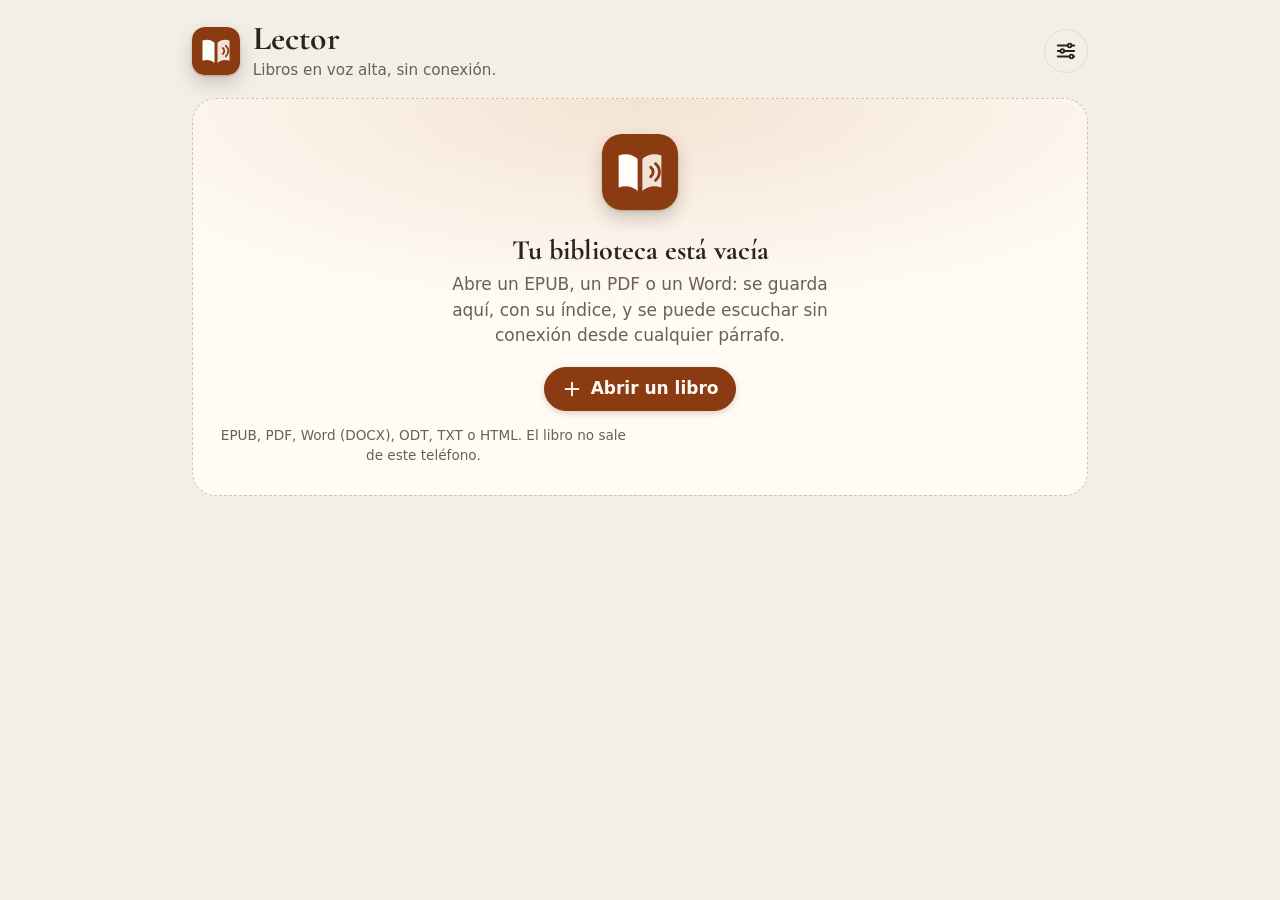
<file: app/index.html>
<!doctype html>
<html lang="es">
<head>
  <meta charset="utf-8">
  <meta name="viewport" content="width=device-width, initial-scale=1, viewport-fit=cover">
  <meta name="theme-color" content="#8a3b12">
  <meta name="description" content="Libros en voz alta, sin conexión.">
  <title>Lector</title>
  <link rel="preload" href="fuentes/literata.woff2" as="font" type="font/woff2" crossorigin>
  <link rel="preload" href="fuentes/cormorant-garamond.woff2" as="font" type="font/woff2" crossorigin>
  <link rel="manifest" href="manifest.webmanifest">
  <link rel="icon" href="icono.svg" type="image/svg+xml">
  <link rel="icon" href="icono-32.png" sizes="32x32">
  <link rel="apple-touch-icon" href="icono-180.png">
  <link rel="stylesheet" href="estilos.css">
</head>
<body>
<div id="vista"><main><p class="nota">Abriendo…</p></main></div>

<dialog id="d-importa" aria-labelledby="di-titulo">
  <form method="dialog">
    <div class="dialogo-icono"><svg class="ico" viewBox="0 0 24 24" aria-hidden="true" focusable="false"><path d="M2 5.5A1.5 1.5 0 0 1 3.5 4H9a3 3 0 0 1 3 3v13a2.5 2.5 0 0 0-2.5-2.5H2z"/><path d="M22 5.5A1.5 1.5 0 0 0 20.5 4H15a3 3 0 0 0-3 3v13a2.5 2.5 0 0 1 2.5-2.5H22z"/></svg></div>
    <h2 id="di-titulo">Guardar el libro</h2>
    <label class="campo" for="i-titulo">Título</label>
    <input type="text" id="i-titulo" required>
    <label class="campo" for="i-autor">Autor</label>
    <input type="text" id="i-autor">
    <label class="campo" for="i-lengua">Lengua (decide la voz)</label>
    <select id="i-lengua"></select>
    <p class="nota" id="i-resumen"></p>
    <div class="botones">
      <button value="guarda" class="principal">Guardar</button>
      <button value="cancela" formnovalidate>Cancelar</button>
    </div>
  </form>
</dialog>

<dialog id="d-indice" class="hoja" aria-label="Índice, marcadores y notas">
  <span class="asa" aria-hidden="true"></span>
  <div class="hoja-cabeza">
    <div class="segmentos pestanas" role="tablist">
      <button type="button" role="tab" data-pestana="indice" aria-controls="indice-lista">Índice</button>
      <button type="button" role="tab" data-pestana="marcas" aria-controls="marcas-lista">Marcadores y notas <span id="dx-cuenta" class="cuenta"></span></button>
    </div>
    <form method="dialog"><button class="icono" aria-label="Cerrar"><svg class="ico" viewBox="0 0 24 24" aria-hidden="true" focusable="false"><path d="M6 6l12 12M18 6L6 18"/></svg></button></form>
  </div>
  <nav id="indice-lista" class="indice" role="tabpanel"></nav>
  <div id="marcas-lista" class="marcas" role="tabpanel" hidden></div>
</dialog>

<dialog id="d-nota" aria-labelledby="dn-titulo">
  <form method="dialog">
    <div class="dialogo-icono"><svg class="ico" viewBox="0 0 24 24" aria-hidden="true" focusable="false"><path d="M4 20h4L18.5 9.5a2.1 2.1 0 0 0-3-3L5 17z"/><path d="M13.5 8.5l2 2"/></svg></div>
    <h2 id="dn-titulo">Nota</h2>
    <p class="nota" id="dn-donde"></p>
    <blockquote id="dn-cita" class="cita" tabindex="-1"></blockquote>
    <label class="campo" for="dn-texto">Lo que quieras apuntar (o nada: queda subrayado)</label>
    <textarea id="dn-texto" rows="5"></textarea>
    <div class="botones">
      <button value="guarda" class="principal">Guardar</button>
      <button value="quita" id="dn-quita" class="peligro" formnovalidate>Quitar la nota</button>
      <button value="cancela" formnovalidate>Cancelar</button>
    </div>
  </form>
</dialog>

<dialog id="d-nombre" aria-labelledby="dno-titulo">
  <form method="dialog">
    <div class="dialogo-icono"><svg class="ico" viewBox="0 0 24 24" aria-hidden="true" focusable="false"><path d="M3 7.5A1.5 1.5 0 0 1 4.5 6H9l2 2.5h8.5A1.5 1.5 0 0 1 21 10v8a1.5 1.5 0 0 1-1.5 1.5h-15A1.5 1.5 0 0 1 3 18z"/></svg></div>
    <h2 id="dno-titulo">Nueva colección</h2>
    <p class="nota" id="dno-nota"></p>
    <label class="campo" for="dno-nombre">Nombre</label>
    <input type="text" id="dno-nombre" required maxlength="80" autocomplete="off">
    <div class="botones">
      <button value="guarda" class="principal">Guardar</button>
      <button value="cancela" formnovalidate>Cancelar</button>
    </div>
  </form>
</dialog>

<dialog id="d-acciones" class="hoja ligera" aria-labelledby="dac-titulo">
  <span class="asa" aria-hidden="true"></span>
  <div class="hoja-cabeza">
    <h2 id="dac-titulo"></h2>
    <form method="dialog"><button class="icono" aria-label="Cerrar"><svg class="ico" viewBox="0 0 24 24" aria-hidden="true" focusable="false"><path d="M6 6l12 12M18 6L6 18"/></svg></button></form>
  </div>
  <ul class="acciones" id="acciones-lista"></ul>
</dialog>

<dialog id="d-elige" class="hoja" aria-labelledby="de-titulo">
  <span class="asa" aria-hidden="true"></span>
  <div class="hoja-cabeza">
    <div class="titulos"><h2 id="de-titulo"></h2><p class="nota" id="de-sub"></p></div>
    <form method="dialog"><button class="icono" aria-label="Cerrar"><svg class="ico" viewBox="0 0 24 24" aria-hidden="true" focusable="false"><path d="M6 6l12 12M18 6L6 18"/></svg></button></form>
  </div>
  <ul class="elige" id="de-lista"></ul>
  <div class="elige-pie" id="de-pie"></div>
</dialog>

<dialog id="d-aspecto" class="hoja ligera" aria-labelledby="da-titulo">
  <span class="asa" aria-hidden="true"></span>
  <div class="hoja-cabeza">
    <h2 id="da-titulo">Aspecto</h2>
    <form method="dialog"><button class="icono" aria-label="Cerrar"><svg class="ico" viewBox="0 0 24 24" aria-hidden="true" focusable="false"><path d="M6 6l12 12M18 6L6 18"/></svg></button></form>
  </div>
  <div class="aspecto">
    <p class="muestra" lang="es">En un lugar de la Mancha, de cuyo nombre no quiero
      acordarme, no ha mucho tiempo que vivía un hidalgo.</p>
    <div class="opcion"><span>Leer</span>
      <div class="segmentos" data-ajuste="modo">
        <button type="button" data-v="paginas">Por páginas</button>
        <button type="button" data-v="continuo">De corrido</button>
      </div></div>
    <div class="opcion ancha"><span>Tema</span>
      <div class="temas" data-ajuste="tema"></div></div>
    <div class="opcion"><span>Letra</span>
      <div class="tamano">
        <button type="button" id="da-menos" aria-label="Letra más pequeña">A−</button>
        <span id="da-letra"></span>
        <button type="button" id="da-mas" aria-label="Letra más grande">A+</button>
      </div></div>
    <div class="opcion"><span>Tipo</span>
      <div class="segmentos" data-ajuste="fuente">
        <button type="button" data-v="serif" style="font-family: Literata, Georgia, 'Noto Serif', serif">Con serifa</button>
        <button type="button" data-v="sans" style="font-family: system-ui, Roboto, sans-serif">Sin serifa</button>
      </div></div>
    <div class="opcion"><span>Renglones</span>
      <div class="segmentos" data-ajuste="interlinea">
        <button type="button" data-v="junta">Juntos</button>
        <button type="button" data-v="normal">Normal</button>
        <button type="button" data-v="amplia">Amplios</button>
      </div></div>
    <div class="opcion"><span>Márgenes</span>
      <div class="segmentos" data-ajuste="margen">
        <button type="button" data-v="estrecho">Estrechos</button>
        <button type="button" data-v="normal">Normales</button>
        <button type="button" data-v="ancho">Anchos</button>
      </div></div>
    <div class="opcion"><span>Alinear</span>
      <div class="segmentos" data-ajuste="justifica">
        <button type="button" data-v="si">Justificado</button>
        <button type="button" data-v="no">A la izquierda</button>
      </div></div>
    <div class="botones"><button type="button" id="da-completa"><svg class="ico" viewBox="0 0 24 24" aria-hidden="true" focusable="false"><path d="M4 9V4h5M20 9V4h-5M4 15v5h5M20 15v5h-5"/></svg>Sólo la página</button></div>
  </div>
</dialog>

<dialog id="d-sueno" class="hoja ligera" aria-labelledby="ds-titulo">
  <span class="asa" aria-hidden="true"></span>
  <div class="hoja-cabeza">
    <h2 id="ds-titulo">Apagar la voz</h2>
    <form method="dialog"><button class="icono" aria-label="Cerrar"><svg class="ico" viewBox="0 0 24 24" aria-hidden="true" focusable="false"><path d="M6 6l12 12M18 6L6 18"/></svg></button></form>
  </div>
  <p class="nota sueno-nota">La voz se para al acabar la frase, sin cortarla.</p>
  <ul class="lista-sueno" id="sueno-lista"></ul>
</dialog>

<dialog id="d-voz" aria-labelledby="dv-titulo">
  <div class="dialogo-icono"><svg class="ico" viewBox="0 0 24 24" aria-hidden="true" focusable="false"><path d="M12 4v11M7 10l5 5 5-5M5 20h14"/></svg></div>
  <h2 id="dv-titulo">Falta la voz</h2>
  <p>Para oír este libro hace falta bajar la voz <b id="dv-nombre"></b>.</p>
  <p class="nota" id="dv-estado"></p>
  <div class="barra" id="dv-barra" hidden><div></div></div>
  <div class="botones">
    <button type="button" id="dv-baja" class="principal">Bajar la voz</button>
    <form method="dialog"><button>Ahora no</button></form>
  </div>
  <p class="nota">Otra voz para esta lengua: en <a href="#/ajustes"
    onclick="this.closest('dialog').close()">Ajustes</a>.</p>
</dialog>

<dialog id="d-quita" aria-labelledby="dq-titulo">
  <form method="dialog">
    <h2 id="dq-titulo">¿Quitar el libro?</h2>
    <p class="nota">Está también en tu Google Drive, para tus otros aparatos.</p>
    <div class="botones">
      <button value="aqui" class="principal">Sólo de este aparato</button>
      <button value="todos">De todos</button>
      <button value="cancela">Cancelar</button>
    </div>
  </form>
</dialog>

<script src="voz.js"></script>
<script src="biblioteca.js"></script>
<script src="importar.js"></script>
<script src="nube.js"></script>
<script src="app.js"></script>
</body>
</html>
</file>
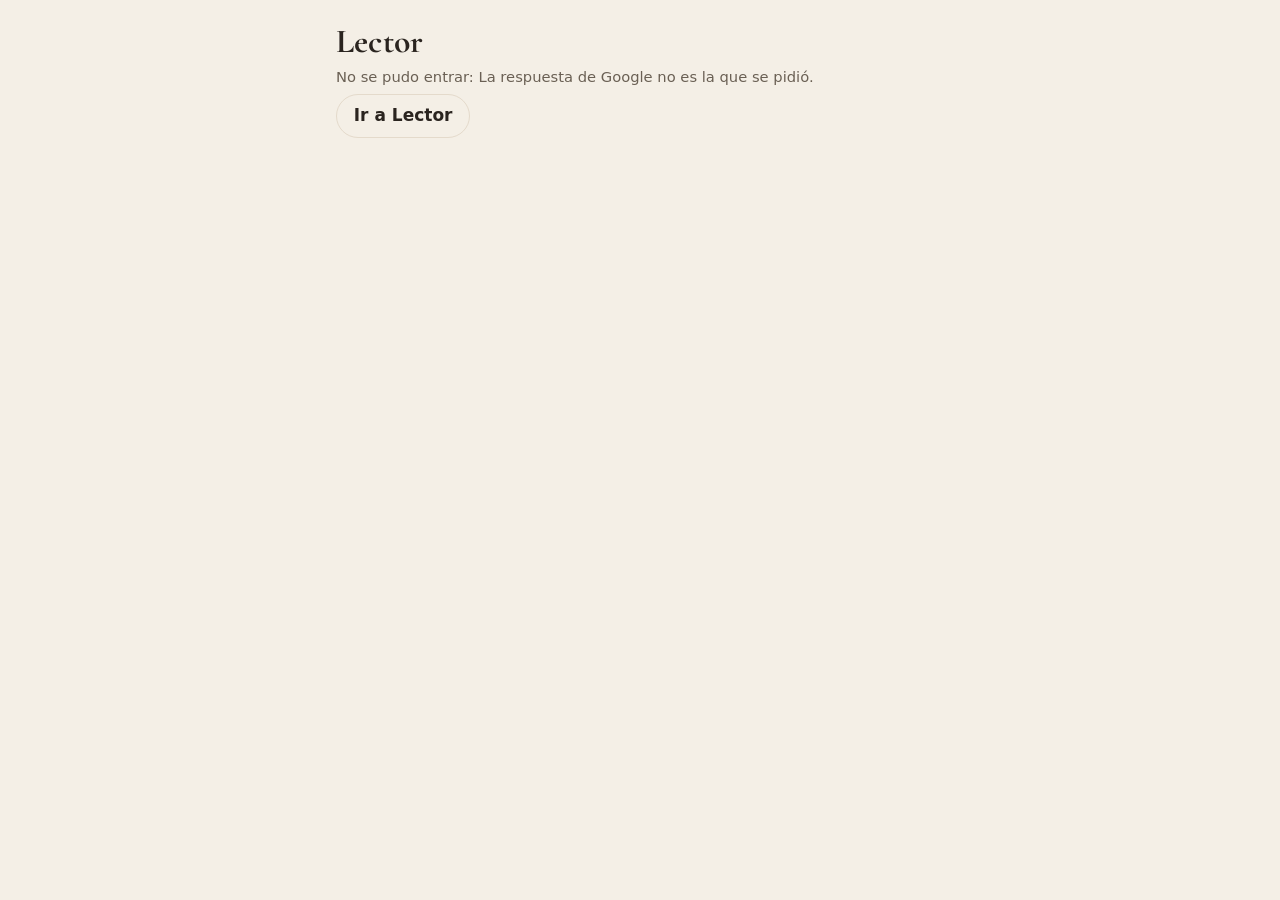
<file: app/oauth.html>
<!doctype html>
<html lang="es">
<head>
  <meta charset="utf-8">
  <meta name="viewport" content="width=device-width, initial-scale=1">
  <meta name="referrer" content="no-referrer">
  <title>Lector · Google</title>
  <link rel="stylesheet" href="estilos.css">
</head>
<body>
<main><h1>Lector</h1><p id="m" class="nota">Entrando…</p></main>
<script>
/* Aquí vuelve Google con el permiso para Drive (nube.js). Lo deja en
 * localStorage, se lo dice a la app por un BroadcastChannel y se cierra; o,
 * si se entró en la misma página, vuelve a la app. El permiso viene en el
 * fragmento (#access_token=…), que no llega a ningún servidor. */
(function () {
  'use strict';
  const m = document.getElementById('m');
  const q = new URLSearchParams(location.hash.slice(1) || location.search.slice(1));
  history.replaceState(null, '', location.pathname);   // que el permiso no quede en el historial
  let ida = null;
  try { ida = JSON.parse(localStorage.getItem('lector-nube-ida') || 'null'); } catch (_) { /* */ }
  try { localStorage.removeItem('lector-nube-ida'); } catch (_) { /* */ }

  let r;
  if (!ida || q.get('state') !== ida.estado) {
    r = { error: 'La respuesta de Google no es la que se pidió.' };
  } else if (q.get('access_token')) {
    const s = +q.get('expires_in') || 3600;
    const p = { token: q.get('access_token'), caduca: Date.now() + (s - 60) * 1000 };
    try { localStorage.setItem('lector-nube-permiso', JSON.stringify(p)); } catch (_) { /* */ }
    r = { token: p.token };
  } else {
    r = { error: q.get('error') || 'Google no dio permiso.' };
  }
  try { new BroadcastChannel('lector-nube').postMessage(r); } catch (_) { /* */ }

  const app = './' + ((ida && ida.vuelta) || '#/');
  if (ida && ida.modo === 'pagina') {
    location.replace(app);
    return;
  }
  m.textContent = r.token ? 'Listo. Vuelve a Lector.' : 'No se pudo entrar: ' + r.error;
  m.insertAdjacentHTML('afterend', '<p><a class="boton" href="' + app + '">Ir a Lector</a></p>');
  setTimeout(() => window.close(), r.token ? 300 : 4000);
})();
</script>
</body>
</html>
</file>
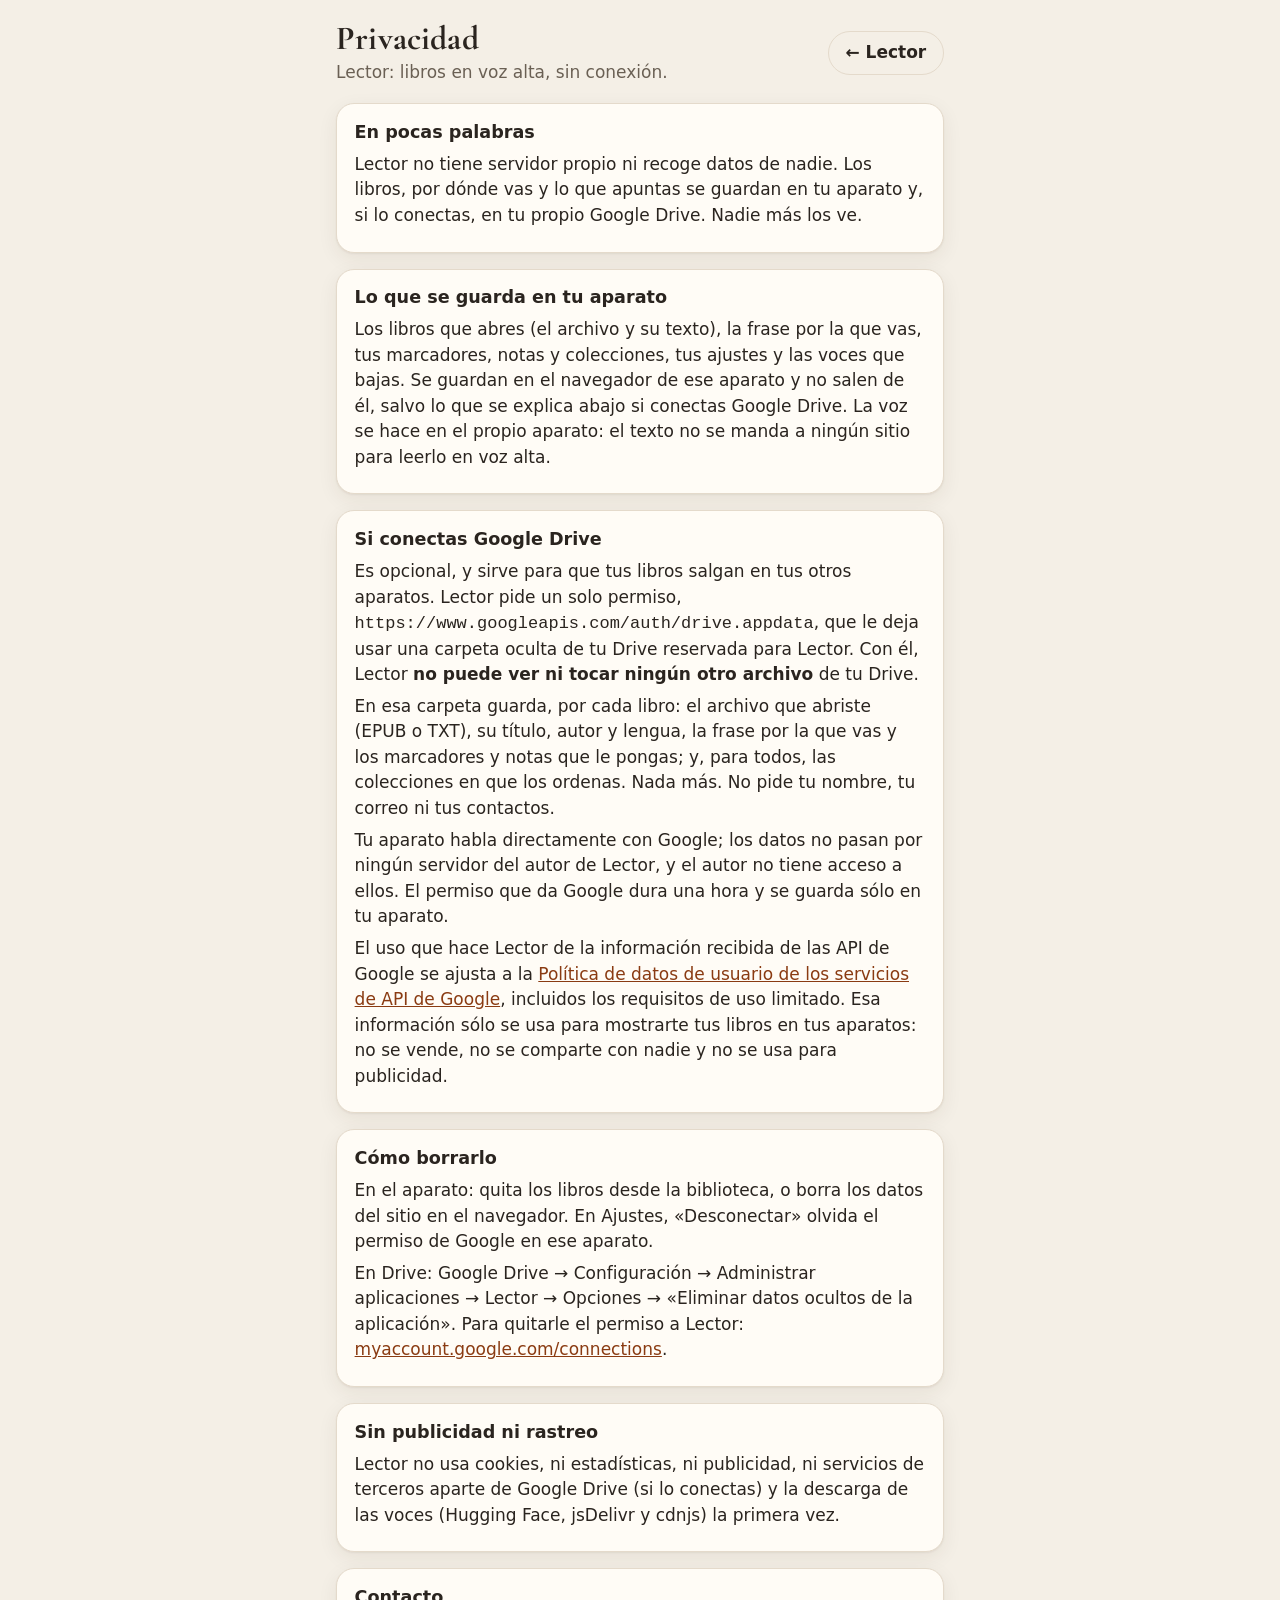
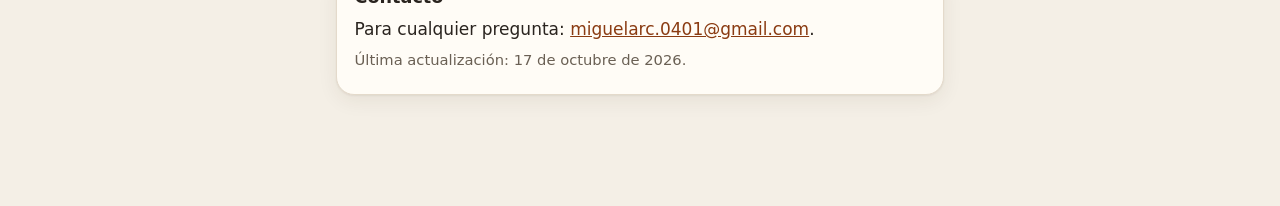
<file: app/privacidad.html>
<!doctype html>
<html lang="es">
<head>
  <meta charset="utf-8">
  <meta name="viewport" content="width=device-width, initial-scale=1, viewport-fit=cover">
  <meta name="theme-color" content="#8a3b12">
  <title>Lector · Privacidad</title>
  <link rel="icon" href="icono.svg" type="image/svg+xml">
  <link rel="stylesheet" href="estilos.css">
  <style>code { overflow-wrap: anywhere; } .portadilla .boton { white-space: nowrap; }</style>
</head>
<body>
<main>
  <header class="portadilla"><div><h1>Privacidad</h1>
    <p class="sub">Lector: libros en voz alta, sin conexión.</p></div>
    <a class="boton" href="./">← Lector</a></header>

  <section class="tarjeta">
    <h2>En pocas palabras</h2>
    <p>Lector no tiene servidor propio ni recoge datos de nadie. Los libros, por
      dónde vas y lo que apuntas se guardan en tu aparato y, si lo conectas, en
      tu propio Google Drive. Nadie más los ve.</p>
  </section>

  <section class="tarjeta">
    <h2>Lo que se guarda en tu aparato</h2>
    <p>Los libros que abres (el archivo y su texto), la frase por la que vas, tus
      marcadores, notas y colecciones, tus ajustes y las voces que bajas. Se guardan en el navegador de ese aparato y
      no salen de él, salvo lo que se explica abajo si conectas Google Drive.
      La voz se hace en el propio aparato: el texto no se manda a ningún sitio
      para leerlo en voz alta.</p>
  </section>

  <section class="tarjeta">
    <h2>Si conectas Google Drive</h2>
    <p>Es opcional, y sirve para que tus libros salgan en tus otros aparatos.
      Lector pide un solo permiso,
      <code>https://www.googleapis.com/auth/drive.appdata</code>, que le deja
      usar una carpeta oculta de tu Drive reservada para Lector. Con él,
      Lector <b>no puede ver ni tocar ningún otro archivo</b> de tu Drive.</p>
    <p>En esa carpeta guarda, por cada libro: el archivo que abriste (EPUB o
      TXT), su título, autor y lengua, la frase por la que vas y los marcadores
      y notas que le pongas; y, para todos, las colecciones en que los ordenas.
      Nada más. No pide tu nombre, tu correo ni tus contactos.</p>
    <p>Tu aparato habla directamente con Google; los datos no pasan por ningún
      servidor del autor de Lector, y el autor no tiene acceso a ellos. El
      permiso que da Google dura una hora y se guarda sólo en tu aparato.</p>
    <p>El uso que hace Lector de la información recibida de las API de Google
      se ajusta a la
      <a href="https://developers.google.com/terms/api-services-user-data-policy">Política
      de datos de usuario de los servicios de API de Google</a>, incluidos los
      requisitos de uso limitado. Esa información sólo se usa para mostrarte
      tus libros en tus aparatos: no se vende, no se comparte con nadie y no se
      usa para publicidad.</p>
  </section>

  <section class="tarjeta">
    <h2>Cómo borrarlo</h2>
    <p>En el aparato: quita los libros desde la biblioteca, o borra los datos del
      sitio en el navegador. En Ajustes, «Desconectar» olvida el permiso de
      Google en ese aparato.</p>
    <p>En Drive: Google Drive → Configuración → Administrar aplicaciones →
      Lector → Opciones → «Eliminar datos ocultos de la aplicación». Para
      quitarle el permiso a Lector:
      <a href="https://myaccount.google.com/connections">myaccount.google.com/connections</a>.</p>
  </section>

  <section class="tarjeta">
    <h2>Sin publicidad ni rastreo</h2>
    <p>Lector no usa cookies, ni estadísticas, ni publicidad, ni servicios de
      terceros aparte de Google Drive (si lo conectas) y la descarga de las voces
      (Hugging Face, jsDelivr y cdnjs) la primera vez.</p>
  </section>

  <section class="tarjeta">
    <h2>Contacto</h2>
    <p>Para cualquier pregunta: <a href="mailto:miguelarc.0401@gmail.com">miguelarc.0401@gmail.com</a>.</p>
    <p class="nota">Última actualización: 17 de octubre de 2026.</p>
  </section>
</main>
</body>
</html>
</file>
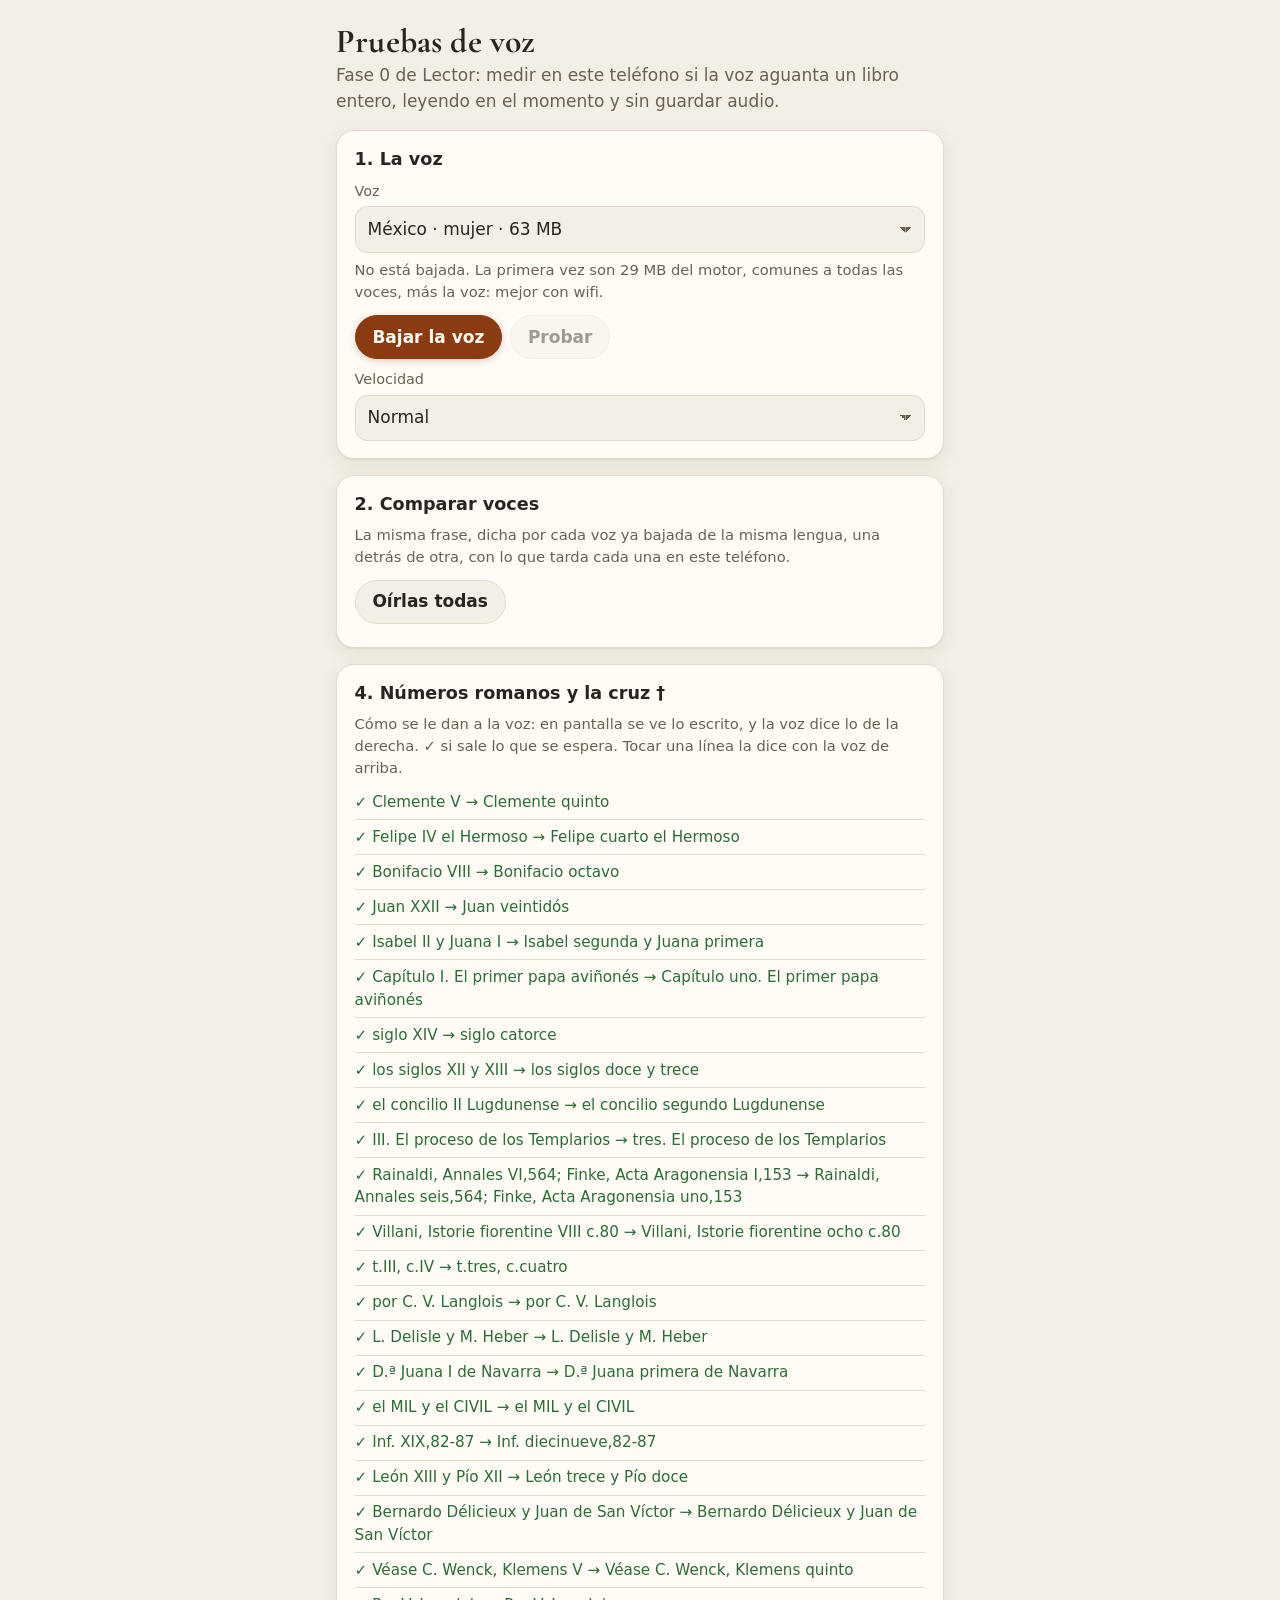
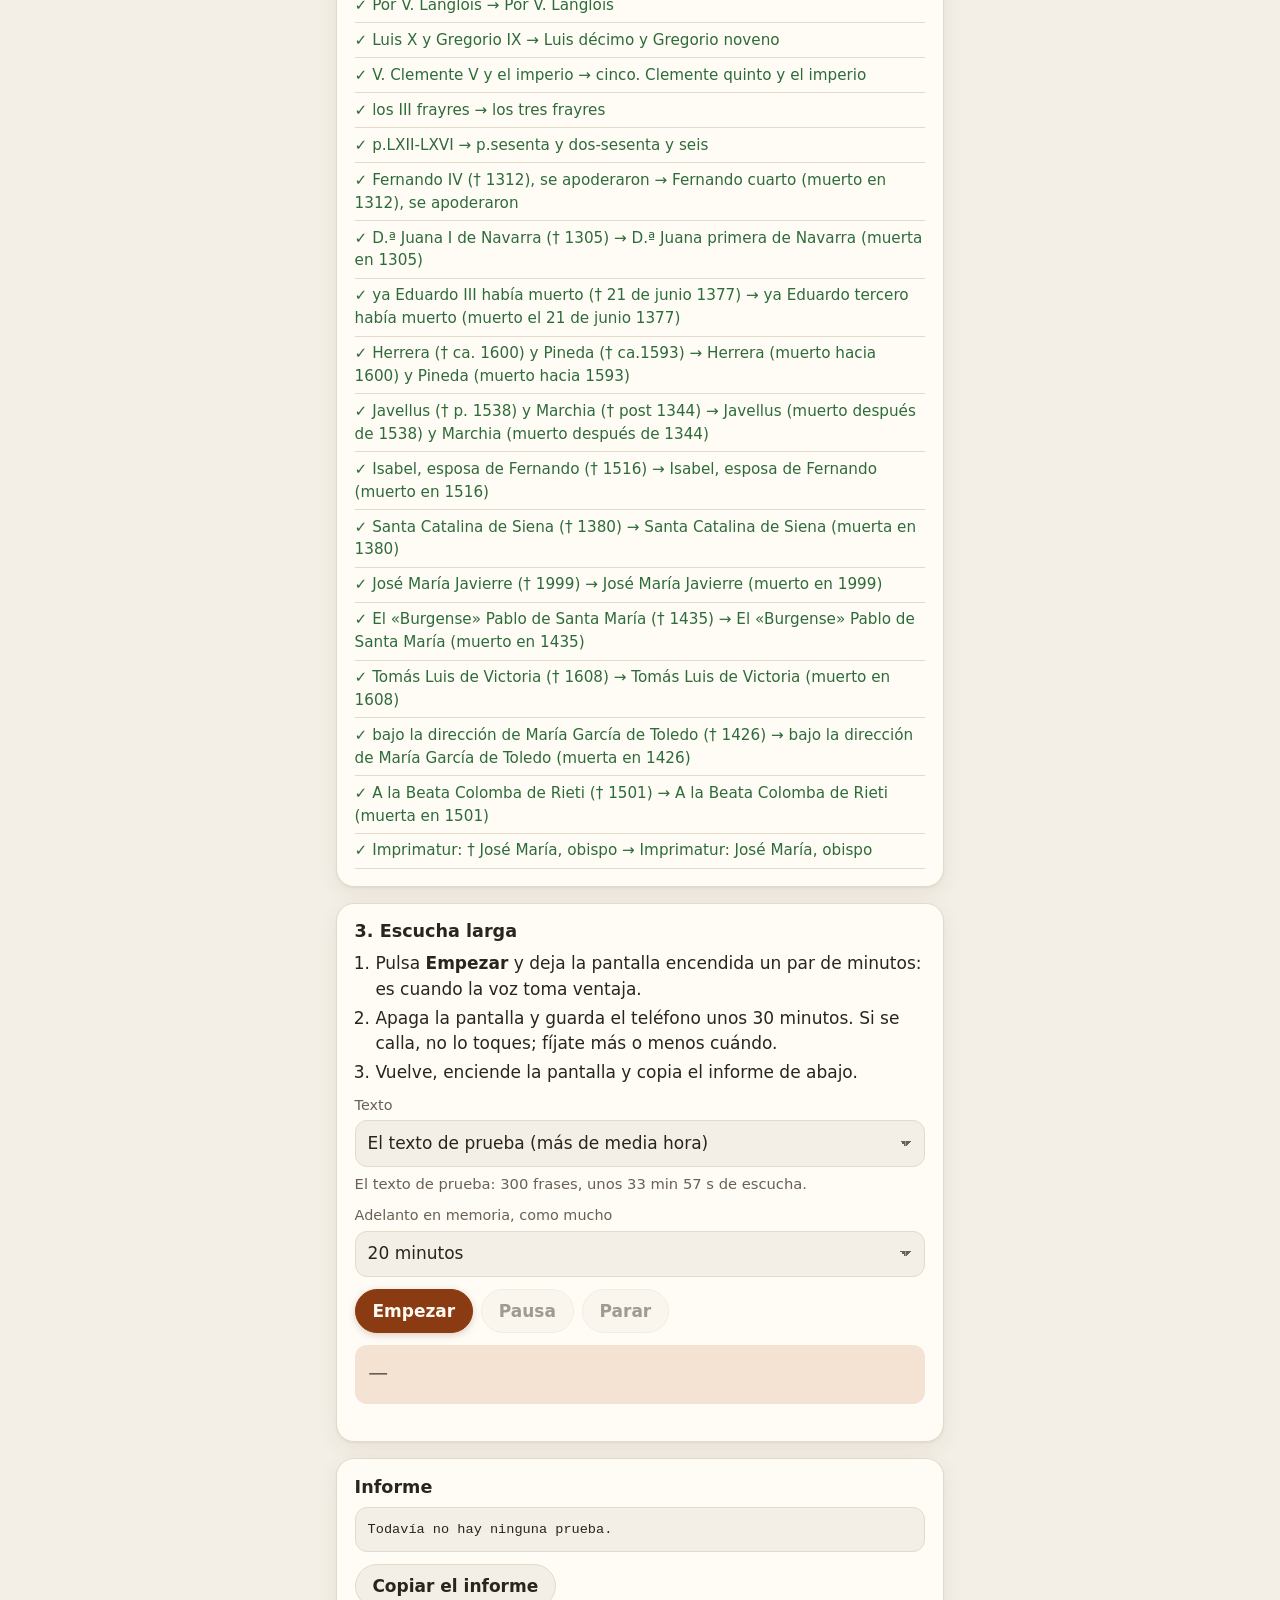
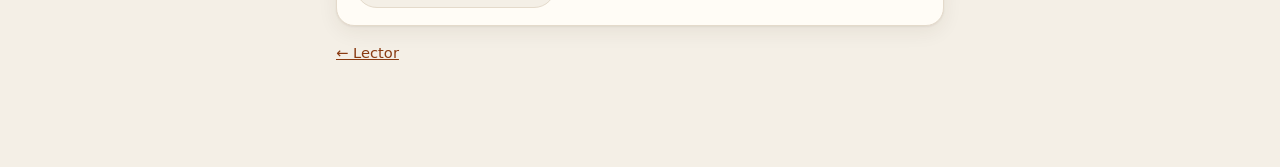
<file: app/pruebas.html>
<!doctype html>
<html lang="es">
<head>
  <meta charset="utf-8">
  <meta name="viewport" content="width=device-width, initial-scale=1">
  <meta name="theme-color" content="#8a3b12">
  <title>Pruebas de voz</title>
  <link rel="icon" href="icono.svg" type="image/svg+xml">
  <link rel="stylesheet" href="estilos.css">
</head>
<body>
<main>
  <h1>Pruebas de voz</h1>
  <p class="sub">Fase 0 de Lector: medir en este teléfono si la voz aguanta un
    libro entero, leyendo en el momento y sin guardar audio.</p>

  <section class="tarjeta">
    <h2>1. La voz</h2>
    <label class="campo" for="voz">Voz</label>
    <select id="voz"></select>
    <p id="voz-estado" class="nota">Mirando si está bajada…</p>
    <div class="barra" id="voz-barra" hidden><div></div></div>
    <div class="botones">
      <button type="button" id="b-baja" class="principal" hidden>Bajar la voz</button>
      <button type="button" id="b-prueba" disabled>Probar</button>
      <button type="button" id="b-quita" hidden>Quitarla</button>
    </div>
    <p id="voz-medida"></p>
    <label class="campo" for="vel">Velocidad</label>
    <select id="vel">
      <option value="0.8">Más despacio (0,8)</option>
      <option value="0.9">Un poco más despacio (0,9)</option>
      <option value="1" selected>Normal</option>
      <option value="1.1">Un poco más deprisa (1,1)</option>
      <option value="1.25">Más deprisa (1,25)</option>
      <option value="1.5">Mucho más deprisa (1,5)</option>
      <option value="2">El doble (2)</option>
      <option value="2.5">Dos veces y media (2,5)</option>
      <option value="3">El triple (3)</option>
    </select>
  </section>

  <section class="tarjeta">
    <h2>2. Comparar voces</h2>
    <p class="nota">La misma frase, dicha por cada voz ya bajada de la misma
      lengua, una detrás de otra, con lo que tarda cada una en este teléfono.</p>
    <div class="botones">
      <button type="button" id="b-compara">Oírlas todas</button>
    </div>
    <p id="compara-estado" class="nota"></p>
  </section>

  <section class="tarjeta">
    <h2>4. Números romanos y la cruz †</h2>
    <p class="nota">Cómo se le dan a la voz: en pantalla se ve lo escrito, y la
      voz dice lo de la derecha. ✓ si sale lo que se espera. Tocar una línea
      la dice con la voz de arriba.</p>
    <ul class="romanos" id="romanos"></ul>
  </section>

  <section class="tarjeta">
    <h2>3. Escucha larga</h2>
    <ol class="pasos">
      <li>Pulsa <b>Empezar</b> y deja la pantalla encendida un par de minutos:
        es cuando la voz toma ventaja.</li>
      <li>Apaga la pantalla y guarda el teléfono unos 30 minutos. Si se calla,
        no lo toques; fíjate más o menos cuándo.</li>
      <li>Vuelve, enciende la pantalla y copia el informe de abajo.</li>
    </ol>
    <label class="campo" for="fuente">Texto</label>
    <select id="fuente">
      <option value="prueba">El texto de prueba (más de media hora)</option>
      <option value="txt">Un archivo TXT tuyo…</option>
      <option value="pega">Pegar un texto</option>
    </select>
    <input type="file" id="txt" accept=".txt,text/plain" hidden>
    <textarea id="pega" hidden placeholder="Pega aquí un capítulo"></textarea>
    <p id="texto-estado" class="nota"></p>
    <label class="campo" for="delante">Adelanto en memoria, como mucho</label>
    <select id="delante">
      <option value="60">1 minuto (la prueba más dura)</option>
      <option value="300">5 minutos</option>
      <option value="600">10 minutos</option>
      <option value="1200" selected>20 minutos</option>
      <option value="1800">30 minutos</option>
    </select>
    <div class="botones">
      <button type="button" id="b-empieza" class="principal">Empezar</button>
      <button type="button" id="b-pausa" disabled>Pausa</button>
      <button type="button" id="b-para" disabled>Parar</button>
    </div>
    <div class="ahora" id="ahora">—</div>
    <div class="botones" id="saltos" hidden>
      <button type="button" id="b-atras">◀ Frase anterior</button>
      <button type="button" id="b-adelante">Frase siguiente ▶</button>
    </div>
    <div class="cifras" id="cifras"></div>
  </section>

  <section class="tarjeta">
    <h2>Informe</h2>
    <pre class="informe" id="informe">Todavía no hay ninguna prueba.</pre>
    <div class="botones">
      <button type="button" id="b-copia">Copiar el informe</button>
    </div>
  </section>

  <p class="nota"><a href="./">← Lector</a></p>
</main>
<script src="voz.js"></script>
<script src="pruebas.js"></script>
</body>
</html>
</file>
<file: app/estilos.css>
/* Lector — estilos comunes. Pensados para el teléfono primero: mandos
 * grandes, una columna, y el texto que suena bien a la vista.
 *
 * El aire es el de una biblioteca antigua: papel, tinta, el rojo de cuero
 * de la tapa (el del icono) y un hilo de oro para los adornos. */

/* Las letras van dentro de la app (fuentes/LEEME.txt), para que se vean
 * igual sin conexión: Literata para leer, Cormorant Garamond para los
 * títulos y las tapas. Sólo el alfabeto latino; lo demás lo pone el sistema. */
@font-face {
  font-family: "Literata";
  src: url("fuentes/literata.woff2") format("woff2");
  font-weight: 300 700;
  font-style: normal;
  font-display: swap;
  unicode-range: U+0000-00FF, U+0131, U+0152-0153, U+02BB-02BC, U+02C6, U+02DA, U+02DC,
    U+0304, U+0308, U+0329, U+2000-206F, U+20AC, U+2122, U+2191, U+2193, U+2212, U+2215,
    U+FEFF, U+FFFD;
}

@font-face {
  font-family: "Cormorant Garamond";
  src: url("fuentes/cormorant-garamond.woff2") format("woff2");
  font-weight: 400 700;
  font-style: normal;
  font-display: swap;
  unicode-range: U+0000-00FF, U+0131, U+0152-0153, U+02BB-02BC, U+02C6, U+02DA, U+02DC,
    U+0304, U+0308, U+0329, U+2000-206F, U+20AC, U+2122, U+2191, U+2193, U+2212, U+2215,
    U+FEFF, U+FFFD;
}

/* Los temas: «auto» sigue al teléfono (claro u oscuro); los demás se
 * eligen en el panel Aa del libro o en Ajustes y valen para toda la app.
 * `--pagina` es el papel de la hoja que se lee; `--fondo`, el de alrededor. */
:root {
  --fondo: #f4efe6;
  --papel: #fffcf6;
  --pagina: #fffcf6;
  --tinta: #2a241f;
  --tenue: #6a6054;
  --linea: #e4dacb;
  --linea-fuerte: #d2c4ae;
  --acento: #8a3b12;
  --acento-hondo: #6d2c0c;
  --acento-suave: #f4e3d3;
  --sobre-acento: #fffaf3;
  --oro: #a7792e;
  --resalte: rgba(205, 120, 48, .24);
  --subrayado: rgba(214, 168, 52, .26);
  --pliegue: rgba(70, 45, 20, .10);
  --bien: #2e6b3a;
  --mal: #a1301f;
  --sombra: 0 1px 2px rgba(60, 40, 20, .06), 0 6px 20px rgba(60, 40, 20, .07);
  --sombra-alta: 0 14px 44px rgba(50, 30, 10, .20), 0 2px 6px rgba(50, 30, 10, .08);
  --sombra-tapa: 0 1px 2px rgba(30, 15, 5, .22), 0 8px 18px rgba(40, 22, 8, .20);
  --letra-ui: system-ui, -apple-system, "Segoe UI", Roboto, sans-serif;
  --letra-libro: "Literata", Georgia, "Noto Serif", "Times New Roman", serif;
  --letra-titulo: "Cormorant Garamond", "Literata", Georgia, serif;
  /* la letra del libro, que cambia el panel Aa */
  --fuente: var(--letra-libro);
  --fuente-titulo: var(--letra-titulo);
  --letra: 1.15rem;
  --interlinea: 1.65;
  --margen: 1.4rem;
  --alinea: justify;
  color-scheme: light;
}

@media (prefers-color-scheme: dark) {
  :root:not([data-tema]) {
    --fondo: #14110e;
    --papel: #1f1b17;
    --pagina: #1a1713;
    --tinta: #ece4d6;
    --tenue: #a99d8c;
    --linea: #352f29;
    --linea-fuerte: #4b4239;
    --acento: #e8a272;
    --acento-hondo: #f3bb92;
    --acento-suave: #3a281b;
    --sobre-acento: #1a1009;
    --oro: #d1a75c;
    --resalte: rgba(232, 162, 114, .32);
    --subrayado: rgba(209, 167, 92, .22);
    --pliegue: rgba(0, 0, 0, .38);
    --bien: #7cc28a;
    --mal: #f08a78;
    --sombra: 0 1px 2px rgba(0, 0, 0, .35);
    --sombra-alta: 0 14px 44px rgba(0, 0, 0, .55);
    --sombra-tapa: 0 1px 2px rgba(0, 0, 0, .5), 0 8px 18px rgba(0, 0, 0, .45);
    color-scheme: dark;
  }
}

:root[data-tema="oscuro"] {
  --fondo: #14110e;
  --papel: #1f1b17;
  --pagina: #1a1713;
  --tinta: #ece4d6;
  --tenue: #a99d8c;
  --linea: #352f29;
  --linea-fuerte: #4b4239;
  --acento: #e8a272;
  --acento-hondo: #f3bb92;
  --acento-suave: #3a281b;
  --sobre-acento: #1a1009;
  --oro: #d1a75c;
  --resalte: rgba(232, 162, 114, .32);
  --subrayado: rgba(209, 167, 92, .22);
  --pliegue: rgba(0, 0, 0, .38);
  --bien: #7cc28a;
  --mal: #f08a78;
  --sombra: 0 1px 2px rgba(0, 0, 0, .35);
  --sombra-alta: 0 14px 44px rgba(0, 0, 0, .55);
  --sombra-tapa: 0 1px 2px rgba(0, 0, 0, .5), 0 8px 18px rgba(0, 0, 0, .45);
  color-scheme: dark;
}

/* Sepia, como el papel de un libro viejo */
:root[data-tema="sepia"] {
  --fondo: #ece0c6;
  --papel: #f8eed8;
  --pagina: #f6ebd3;
  --tinta: #3b2d1e;
  --tenue: #6f5d45;
  --linea: #dbc9a6;
  --linea-fuerte: #c9b38a;
  --acento: #8a3b12;
  --acento-hondo: #6d2c0c;
  --acento-suave: #ead5b2;
  --sobre-acento: #fff7e8;
  --oro: #94671f;
  --resalte: rgba(170, 95, 30, .22);
  --subrayado: rgba(176, 128, 26, .22);
  --pliegue: rgba(80, 50, 15, .12);
  --sombra: 0 1px 2px rgba(60, 40, 10, .08), 0 6px 20px rgba(60, 40, 10, .08);
}

/* Noche: negro del todo (gasta menos en las pantallas OLED) y la letra
 * menos blanca, para leer a oscuras sin deslumbrarse */
:root[data-tema="noche"] {
  --fondo: #000;
  --papel: #0e0d0c;
  --pagina: #000;
  --tinta: #bdb3a4;
  --tenue: #8c8376;
  --linea: #26231f;
  --linea-fuerte: #3a352f;
  --acento: #c98652;
  --acento-hondo: #dc9c6a;
  --acento-suave: #2a1d13;
  --sobre-acento: #000;
  --oro: #a98348;
  --resalte: rgba(201, 134, 82, .30);
  --subrayado: rgba(169, 131, 72, .26);
  --pliegue: rgba(0, 0, 0, 0);
  --bien: #6fae7c;
  --mal: #e07d6c;
  --sombra: none;
  --sombra-alta: 0 14px 44px rgba(0, 0, 0, .7);
  --sombra-tapa: 0 1px 2px rgba(0, 0, 0, .6);
  color-scheme: dark;
}

* { box-sizing: border-box; }

html { -webkit-text-size-adjust: 100%; }

body {
  margin: 0;
  background: var(--fondo);
  color: var(--tinta);
  font: 17px/1.5 var(--letra-ui);
  -webkit-font-smoothing: antialiased;
}

/* leyendo, la página es el papel del libro */
body[data-vista="libro"] { background: var(--pagina); }

main {
  max-width: 40rem;
  margin: 0 auto;
  padding: 1rem 1rem 6rem;
}

h1 {
  font: 700 2.1rem/1.05 var(--letra-titulo);
  letter-spacing: .005em;
  margin: .5rem 0 .25rem;
}

h2 {
  font: 600 1.1rem/1.3 var(--letra-ui);
  margin: 0 0 .5rem;
}

p { margin: .4rem 0; }

a { color: var(--acento); }

.sub { color: var(--tenue); margin-top: 0; }

.tarjeta {
  background: var(--papel);
  border: 1px solid var(--linea);
  border-radius: 18px;
  padding: 1.05rem 1.1rem;
  margin: 1rem 0;
  box-shadow: var(--sombra);
}

.nota { color: var(--tenue); font-size: .92rem; }

label.campo {
  display: block;
  font-size: .9rem;
  color: var(--tenue);
  margin: .6rem 0 .25rem;
}

select, textarea, input[type="text"] {
  width: 100%;
  font: inherit;
  color: inherit;
  background-color: var(--fondo);
  border: 1px solid var(--linea);
  border-radius: 12px;
  padding: .6rem .75rem;
  transition: border-color .15s;
}

select {
  appearance: none;
  -webkit-appearance: none;
  padding-right: 2.4rem;
  min-height: 46px;
  background-image: linear-gradient(45deg, transparent 50%, var(--tenue) 50%),
    linear-gradient(135deg, var(--tenue) 50%, transparent 50%);
  background-position: calc(100% - 1.15rem) 50%, calc(100% - .8rem) 50%;
  background-size: .35rem .35rem;
  background-repeat: no-repeat;
  cursor: pointer;
}

textarea { min-height: 7rem; resize: vertical; }

.botones {
  display: flex;
  flex-wrap: wrap;
  gap: .5rem;
  margin-top: .75rem;
}

button, a.boton, label.boton {
  display: inline-flex;
  align-items: center;
  gap: .45rem;
  text-decoration: none;
  font: inherit;
  font-weight: 600;
  min-height: 44px;
  padding: .5rem 1.05rem;
  border-radius: 999px;
  border: 1px solid var(--linea);
  background: var(--fondo);
  color: var(--tinta);
  cursor: pointer;
  -webkit-tap-highlight-color: transparent;
  transition: background-color .15s, border-color .15s, color .15s, box-shadow .15s, scale .12s;
}

/* al tocar, el botón se hunde un poco (con `scale`, que no pisa el
 * `transform` de los que lo usan para colocarse) */
button:active:not(:disabled), a.boton:active, label.boton:active { scale: .96; }

@media (hover: hover) {
  button:hover:not(:disabled), a.boton:hover, label.boton:hover { border-color: var(--linea-fuerte); }
  button.principal:hover:not(:disabled), a.boton.principal:hover, label.boton.principal:hover {
    background: var(--acento-hondo);
    border-color: var(--acento-hondo);
  }
}

button.principal, a.boton.principal, label.boton.principal {
  background: var(--acento);
  border-color: var(--acento);
  color: var(--sobre-acento);
  box-shadow: 0 2px 10px -2px rgba(110, 45, 10, .35);
}

button:disabled { opacity: .45; cursor: default; }

button:focus-visible, select:focus-visible, textarea:focus-visible,
input[type="text"]:focus-visible, a:focus-visible, label.boton:focus-visible {
  outline: 3px solid var(--acento);
  outline-offset: 2px;
}

.barra {
  height: 8px;
  border-radius: 4px;
  background: var(--linea);
  overflow: hidden;
  margin: .5rem 0;
}

.barra > div {
  height: 100%;
  width: 0;
  border-radius: inherit;
  background: linear-gradient(90deg, var(--acento), var(--oro));
  transition: width .2s;
}

.ahora {
  font: 1.15rem/1.55 var(--letra-libro);
  background: var(--acento-suave);
  border-radius: 12px;
  padding: .75rem .9rem;
  margin: .75rem 0;
  min-height: 3.2em;
}

.cifras {
  display: grid;
  grid-template-columns: repeat(2, minmax(0, 1fr));
  gap: .5rem;
  margin: .5rem 0;
}

.cifra {
  border: 1px solid var(--linea);
  border-radius: 12px;
  padding: .5rem .65rem;
}

.cifra b {
  display: block;
  font-size: 1.15rem;
  font-variant-numeric: tabular-nums;
}

.cifra span { color: var(--tenue); font-size: .82rem; }

.bien { color: var(--bien); }
.mal { color: var(--mal); }

.romanos { list-style: none; padding: 0; margin: 0; font-size: .95rem; }
.romanos li { padding: .35rem 0; border-bottom: 1px solid var(--linea); cursor: pointer; }

pre.informe {
  white-space: pre-wrap;
  word-break: break-word;
  font: .85rem/1.45 ui-monospace, "Cascadia Mono", Consolas, monospace;
  background: var(--fondo);
  border: 1px solid var(--linea);
  border-radius: 12px;
  padding: .75rem;
  margin: .5rem 0;
}

ol.pasos { padding-left: 1.3rem; margin: .4rem 0; }
ol.pasos li { margin: .2rem 0; }

[hidden] { display: none !important; }

/* ------------------------------------------------------------- la app */

/* Los iconos: trazos de 24×24, del color del texto (app.js, ICONOS) */
.ico {
  width: 22px;
  height: 22px;
  flex: none;
  fill: none;
  stroke: currentColor;
  stroke-width: 2;
  stroke-linecap: round;
  stroke-linejoin: round;
}
.ico .lleno { fill: currentColor; stroke: none; }

button.icono, a.boton.icono, label.boton.icono {
  min-width: 44px;
  justify-content: center;
  padding: .5rem;
  font-size: 1.2rem;
  line-height: 1;
}

label.boton { cursor: pointer; }

.portadilla {
  display: flex;
  align-items: center;
  justify-content: space-between;
  gap: .75rem;
  margin: .3rem 0 1.1rem;
}
.portadilla h1 { margin: 0; }
.portadilla .sub { margin: .25rem 0 0; }

/* con la flecha de volver delante (Ajustes) */
.portadilla.vuelta { justify-content: flex-start; align-items: flex-start; }
.portadilla.vuelta > .boton { margin-top: .1rem; }

/* El sello de la app: el icono, en pequeño */
.sello { width: 48px; height: 48px; flex: none; border-radius: 13px; box-shadow: var(--sombra-tapa); }

.marca { display: flex; align-items: center; gap: .8rem; min-width: 0; }
.marca .sub { font-size: .95rem; line-height: 1.35; text-wrap: balance; }

/* Las ondas de la voz que suena (biblioteca): se mueven mientras dice */
.ondas {
  display: inline-flex;
  align-items: flex-end;
  gap: 2px;
  height: .85em;
  margin-right: .4em;
  vertical-align: -.05em;
}
.ondas i {
  width: 3px;
  height: 45%;
  border-radius: 1.5px;
  background: currentColor;
  animation: onda .9s ease-in-out infinite alternate;
}
.ondas i:nth-child(2) { animation-delay: -.45s; }
.ondas i:nth-child(3) { animation-delay: -.7s; }
body:not(.diciendo) .ondas i { animation-play-state: paused; }
@keyframes onda { from { height: 22%; } to { height: 100%; } }

/* ------------------------------------------------------- la biblioteca */

/* en la tableta o la computadora, más ancha: caben más libros en cada estante */
main.biblioteca { max-width: 58rem; padding-top: max(1rem, env(safe-area-inset-top)); }

/* La tapa de un libro: su portada, o una de tela con el título en oro si
 * no la trae. Se dibuja con el lomo a la izquierda, como un libro de verdad.
 * Las medidas de dentro van en cqi: crecen con la tapa. */
.tapa {
  position: relative;
  flex: none;
  width: 56px;
  height: 84px;
  border-radius: 3px 7px 7px 3px;
  overflow: hidden;
  background: var(--acento-suave);
  box-shadow: var(--sombra-tapa);
  container-type: inline-size;
}
.tapa img { width: 100%; height: 100%; object-fit: cover; display: block; }
.tapa::after {
  content: "";
  position: absolute;
  inset: 0;
  pointer-events: none;
  border-radius: inherit;
  background: linear-gradient(90deg, rgba(0, 0, 0, .30) 0, rgba(0, 0, 0, .10) 2.5%,
    rgba(255, 255, 255, .22) 4%, rgba(255, 255, 255, 0) 8%, rgba(0, 0, 0, 0) 94%, rgba(0, 0, 0, .10) 100%);
  box-shadow: inset 0 0 0 1px rgba(0, 0, 0, .08);
}

.tapa.hecha {
  display: flex;
  flex-direction: column;
  align-items: center;
  justify-content: center;
  padding: 0;
  background: radial-gradient(120% 80% at 30% 10%, rgba(255, 255, 255, .14), transparent 60%),
    radial-gradient(90% 60% at 80% 100%, rgba(0, 0, 0, .25), transparent 70%), var(--tela, #6e2318);
  color: var(--dorado, #d9b06a);
  text-align: center;
}
/* el filete de oro, doble */
.tapa.hecha::before {
  content: "";
  position: absolute;
  inset: 6cqi 6cqi 6cqi 10cqi;
  border: 1px solid currentColor;
  box-shadow: inset 0 0 0 2.5cqi var(--tela, #6e2318), inset 0 0 0 calc(2.5cqi + 1px) currentColor;
  border-radius: 2px;
  opacity: .75;
  pointer-events: none;
}
/* (los márgenes, en los hijos: los cqi de la propia tapa no serían los suyos) */
.t-titulo, .t-autor { padding: 0 12cqi 0 15cqi; }
.t-titulo {
  font: 600 1rem/1.05 var(--letra-titulo);
  font-size: 13.5cqi;
  display: -webkit-box;
  -webkit-line-clamp: 5;
  -webkit-box-orient: vertical;
  overflow: hidden;
  text-wrap: balance;
  overflow-wrap: anywhere;
  text-shadow: 0 1px 0 rgba(0, 0, 0, .35);
}
.t-orla {
  position: relative;
  width: 30cqi;
  height: 1px;
  margin: 7cqi 0;
  background: linear-gradient(90deg, transparent, currentColor 30%, currentColor 70%, transparent);
  flex: none;
}
.t-orla::after {
  content: "";
  position: absolute;
  left: 50%;
  top: 50%;
  width: 3.5cqi;
  height: 3.5cqi;
  background: currentColor;
  transform: translate(-50%, -50%) rotate(45deg);
}
.t-autor {
  font: 600 .6rem/1.25 var(--letra-ui);
  font-size: 6cqi;
  letter-spacing: .12em;
  text-transform: uppercase;
  opacity: .9;
  display: -webkit-box;
  -webkit-line-clamp: 2;
  -webkit-box-orient: vertical;
  overflow: hidden;
}
@container (max-width: 110px) {
  .t-autor { display: none; }
  .t-orla { margin-bottom: 0; }
}

/* lo que suena, en una chapa encima de la tapa */
.tapa .chapa {
  position: absolute;
  left: 8%;
  bottom: 6%;
  z-index: 1;
  display: inline-flex;
  align-items: center;
  padding: .2rem .55rem .2rem .45rem;
  border-radius: 999px;
  background: var(--acento);
  color: var(--sobre-acento);
  font: 600 .72rem/1.3 var(--letra-ui);
  box-shadow: 0 2px 8px rgba(0, 0, 0, .3);
}

/* El último que se abrió, en grande, para seguir con un toque */
.seguir {
  position: relative;
  display: flex;
  gap: 1.1rem;
  align-items: stretch;
  overflow: hidden;
  background: radial-gradient(130% 120% at 0% 0%, var(--acento-suave) 0%, transparent 62%), var(--papel);
  border: 1px solid var(--linea);
  border-radius: 24px;
  padding: 1.1rem;
  margin: 0 0 1.2rem;
  box-shadow: var(--sombra);
  color: inherit;
  text-decoration: none;
  -webkit-tap-highlight-color: transparent;
  transition: box-shadow .2s, border-color .2s;
}
.seguir:active { border-color: var(--linea-fuerte); }
@media (hover: hover) { .seguir:hover { box-shadow: var(--sombra-alta); } }
.seguir .tapa { width: 100px; height: 150px; border-radius: 4px 9px 9px 4px; }
.seguir .datos {
  flex: 1;
  min-width: 0;
  display: flex;
  flex-direction: column;
  gap: .2rem;
}
.seguir .rotulo {
  display: inline-flex;
  align-items: center;
  font-size: .72rem;
  letter-spacing: .14em;
  text-transform: uppercase;
  color: var(--acento);
  font-weight: 700;
}
.seguir b {
  font: 700 1.45rem/1.08 var(--letra-titulo);
  overflow-wrap: anywhere;
  display: -webkit-box;
  -webkit-line-clamp: 3;
  -webkit-box-orient: vertical;
  overflow: hidden;
}
.seguir .autor { margin: 0; font-size: .85rem; }
.seguir .donde {
  font: italic 400 .9rem/1.35 var(--letra-libro);
  color: var(--tenue);
  display: -webkit-box;
  -webkit-line-clamp: 2;
  -webkit-box-orient: vertical;
  overflow: hidden;
}
.seguir .pie {
  display: flex;
  align-items: center;
  gap: .55rem;
  margin-top: auto;
  padding-top: .45rem;
  font-size: .78rem;
  color: var(--tenue);
  font-variant-numeric: tabular-nums;
  white-space: nowrap;
}
.seguir .pie .barra { flex: 1; height: 5px; margin: 0; }
.seguir .boton {
  display: inline-flex;
  align-items: center;
  gap: .4rem;
  align-self: flex-start;
  min-height: 40px;
  margin-top: .6rem;
  padding: .35rem 1.1rem .35rem .85rem;
  border-radius: 999px;
  background: var(--acento);
  color: var(--sobre-acento);
  font-weight: 600;
  box-shadow: 0 2px 10px -2px rgba(110, 45, 10, .4);
}
.seguir .boton .ico { width: 18px; height: 18px; }

/* La línea de la nube */
.nube {
  display: flex;
  align-items: center;
  gap: .6rem;
  margin: 0 0 1rem;
  padding: .45rem .45rem .45rem .85rem;
  background: var(--papel);
  border: 1px solid var(--linea);
  border-radius: 16px;
}
.nube > .ico { color: var(--acento); width: 20px; height: 20px; }
.nube span { flex: 1; min-width: 0; font-size: .88rem; line-height: 1.35; }
.nube button { flex: none; min-height: 40px; padding: .35rem .85rem; font-size: .88rem; }
.nube button .ico { width: 18px; height: 18px; }
.nube[hidden] { display: none; }

/* La estantería */
.estante-cabeza {
  display: flex;
  align-items: center;
  justify-content: space-between;
  gap: .6rem;
  margin: 1.6rem 0 0;
}
.biblio-titulo {
  display: flex;
  align-items: baseline;
  gap: .5rem;
  margin: 0;
  font: 700 1.7rem/1.1 var(--letra-titulo);
}
.biblio-titulo span {
  font: 600 .78rem/1 var(--letra-ui);
  color: var(--tenue);
  background: var(--papel);
  border: 1px solid var(--linea);
  border-radius: 999px;
  padding: .22rem .5rem;
  font-variant-numeric: tabular-nums;
}
.estante-cabeza .boton { min-height: 42px; padding: .4rem 1rem .4rem .75rem; font-size: .92rem; }
.estante-cabeza .boton .ico { width: 19px; height: 19px; }
#importa-estado { margin: .3rem 0 0; font-size: .85rem; }

.estante {
  list-style: none;
  margin: 1.1rem 0 0;
  padding: 0;
  display: grid;
  grid-template-columns: repeat(auto-fill, minmax(min(140px, 40%), 1fr));
  gap: 1.5rem 1.05rem;
}

.ficha { display: flex; flex-direction: column; min-width: 0; }
.ficha a.libro {
  display: flex;
  flex-direction: column;
  gap: .12rem;
  color: inherit;
  text-decoration: none;
  -webkit-tap-highlight-color: transparent;
  border-radius: 8px;
}
.ficha .tapa {
  width: 100%;
  height: auto;
  aspect-ratio: 2 / 3;
  margin-bottom: .6rem;
  transition: transform .2s cubic-bezier(.2, .8, .2, 1), box-shadow .2s;
}
.ficha a.libro:active .tapa { transform: translateY(1px) scale(.985); }
@media (hover: hover) {
  .ficha a.libro:hover .tapa { transform: translateY(-4px) rotate(-.6deg); box-shadow: var(--sombra-alta); }
}
.ficha-titulo {
  font: 700 1.12rem/1.15 var(--letra-titulo);
  overflow-wrap: anywhere;
  display: -webkit-box;
  -webkit-line-clamp: 2;
  -webkit-box-orient: vertical;
  overflow: hidden;
}
.ficha-autor {
  color: var(--tenue);
  font-size: .8rem;
  white-space: nowrap;
  overflow: hidden;
  text-overflow: ellipsis;
}
.ficha-pie {
  display: flex;
  align-items: center;
  gap: .45rem;
  margin-top: auto;
  padding-top: .35rem;
}
.ficha-pie .barra { flex: 1; height: 4px; margin: 0; }
.ficha-pct {
  font-size: .76rem;
  color: var(--tenue);
  font-variant-numeric: tabular-nums;
  white-space: nowrap;
}
.ficha-pct.nuevo {
  margin-right: auto;
  color: var(--acento);
  font-weight: 700;
  letter-spacing: .06em;
  text-transform: uppercase;
  font-size: .68rem;
}
.ficha .mas {
  min-width: 40px;
  min-height: 40px;
  margin: -4px -10px -4px -4px;
  padding: 0;
  border-color: transparent;
  background: none;
  color: var(--tenue);
  justify-content: center;
}
.ficha .mas .ico { width: 18px; height: 18px; }
@media (hover: hover) { .ficha .mas:hover:not(:disabled) { color: var(--acento); border-color: transparent; } }

/* Las colecciones: carpetas con los últimos libros de dentro en abanico */
.carpetas {
  list-style: none;
  margin: 1rem 0 0;
  padding: 0;
  display: grid;
  grid-template-columns: repeat(auto-fill, minmax(min(15rem, 46%), 1fr));
  gap: .65rem;
}
.carpeta {
  display: flex;
  align-items: center;
  gap: .75rem;
  width: 100%;
  height: 100%;
  min-height: 76px;
  padding: .6rem .85rem .6rem .7rem;
  border: 1px solid var(--linea);
  border-radius: 18px;
  background: var(--papel);
  box-shadow: var(--sombra);
  color: inherit;
  font-weight: 400;
  text-align: left;
  text-decoration: none;
  -webkit-tap-highlight-color: transparent;
  transition: box-shadow .2s, border-color .2s, scale .12s;
}
a.carpeta:active { scale: .98; }
@media (hover: hover) {
  .carpeta:hover, button.carpeta:hover:not(:disabled) { box-shadow: var(--sombra-alta); border-color: var(--linea-fuerte); }
  .carpeta:hover .abanico .tapa:last-child { transform: rotate(9deg) translateY(-3px); }
}
.abanico {
  position: relative;
  flex: none;
  display: grid;
  place-items: center;
  width: 46px;
  height: 56px;
  color: var(--acento);
}
.abanico > .ico { width: 30px; height: 30px; }
.abanico .tapa {
  position: absolute;
  bottom: 3px;
  left: 0;
  width: 30px;
  height: 45px;
  border-radius: 2px 4px 4px 2px;
  box-shadow: 0 1px 3px rgba(0, 0, 0, .28);
  transition: transform .2s cubic-bezier(.2, .8, .2, 1);
}
.abanico .tapa > span { display: none; }
.abanico .tapa:nth-last-child(3) { left: 0; transform: rotate(-7deg); }
.abanico .tapa:nth-last-child(2) { left: 8px; }
.abanico .tapa:last-child { left: 16px; transform: rotate(6deg); }
.abanico .tapa:only-child { left: 8px; transform: none; }
.carpeta-datos { flex: 1; min-width: 0; display: flex; flex-direction: column; gap: .12rem; }
.carpeta-datos b {
  font: 700 1.12rem/1.15 var(--letra-titulo);
  overflow-wrap: anywhere;
  display: -webkit-box;
  -webkit-line-clamp: 2;
  -webkit-box-orient: vertical;
  overflow: hidden;
}
.carpeta-datos small { font-size: .78rem; color: var(--tenue); }
.carpeta.nueva { border: 1.5px dashed var(--linea-fuerte); background: none; box-shadow: none; }
.carpeta.nueva .abanico { width: 44px; height: 44px; border-radius: 14px; background: var(--acento-suave); }
.carpeta.nueva .abanico .ico { width: 22px; height: 22px; }
.carpeta.nueva b { color: var(--acento); }

/* Dentro de una colección: dónde se está, el nombre y su menú */
.portadilla.coleccion .titulos { flex: 1; min-width: 0; }
.portadilla.coleccion h1 { overflow-wrap: anywhere; }
.migas {
  display: flex;
  flex-wrap: wrap;
  align-items: center;
  gap: .05rem .4rem;
  margin: .2rem 0 .2rem;
  font-size: .8rem;
  color: var(--tenue);
}
.migas a { color: inherit; font-weight: 600; text-decoration: none; }
@media (hover: hover) { .migas a:hover { color: var(--acento); text-decoration: underline; } }
.vacio-coleccion {
  display: flex;
  align-items: center;
  gap: .85rem;
  margin: 1rem 0 0;
  padding: 1rem 1.1rem;
  border: 1.5px dashed var(--linea-fuerte);
  border-radius: 18px;
  color: var(--tenue);
  font-size: .92rem;
  line-height: 1.45;
}
.vacio-coleccion .ico { width: 28px; height: 28px; color: var(--acento); }
.vacio-coleccion b { color: var(--tinta); }

/* Sin libros todavía */
.vacio {
  text-align: center;
  padding: 2.2rem 1.4rem 1.8rem;
  margin: .5rem 0;
  border: 1.5px dashed var(--linea-fuerte);
  border-radius: 24px;
  background: radial-gradient(100% 80% at 50% 0%, var(--acento-suave), transparent 70%), var(--papel);
}
.vacio .sello { width: 76px; height: 76px; border-radius: 20px; }
.vacio h2 { font: 700 1.75rem/1.15 var(--letra-titulo); margin: 1rem 0 .4rem; }
.vacio p { max-width: 26rem; margin: 0 auto 1.1rem; color: var(--tenue); }
.vacio #importa-estado { margin-top: .9rem; }

/* ------------------------------------------------------------ el libro */

.cabeza {
  position: sticky;
  top: 0;
  z-index: 2;
  display: flex;
  align-items: center;
  gap: .2rem;
  padding: .35rem .45rem;
  padding-top: max(.35rem, env(safe-area-inset-top));
  background: var(--pagina);
  background: color-mix(in srgb, var(--pagina) 86%, transparent);
  -webkit-backdrop-filter: blur(14px) saturate(1.2);
  backdrop-filter: blur(14px) saturate(1.2);
  border-bottom: 1px solid var(--linea);
}
body.paginas .cabeza { border-bottom-color: transparent; }

.cabeza .boton.icono {
  border-color: transparent;
  background: none;
  color: var(--tinta);
}
.cabeza .boton.icono:active { background: var(--acento-suave); }

.cabeza .rotulos {
  flex: 1;
  min-width: 0;
  display: flex;
  flex-direction: column;
  line-height: 1.25;
  padding: 0 .2rem;
}
.cabeza .rotulos b { font: 600 .98rem/1.25 var(--letra-libro); }
.cabeza .rotulos .nota { font-size: .8rem; }

.cabeza .rotulos > * {
  white-space: nowrap;
  overflow: hidden;
  text-overflow: ellipsis;
}

.cabeza #b-notas {
  min-height: 36px;
  padding: .25rem .75rem .25rem .6rem;
  gap: .35rem;
  font-size: .8rem;
  color: var(--tenue);
  background: none;
}
.cabeza #b-notas .ico { width: 17px; height: 17px; }

.cabeza .boton[aria-pressed="true"] {
  background: var(--acento-suave);
  border-color: var(--acento);
  color: var(--acento-hondo);
}
/* el marcador puesto: la cinta llena, del color de la tapa */
.cabeza #b-marca[aria-pressed="true"] { background: none; border-color: transparent; color: var(--acento); }

main.lectura { padding-bottom: 13rem; }

.texto {
  font-family: var(--fuente);
  font-size: var(--letra);
  line-height: var(--interlinea);
  text-align: var(--alinea);
  hyphens: auto;
  font-variant-numeric: oldstyle-nums;
  -webkit-tap-highlight-color: transparent;
}

.texto p { margin: 0 0 .9em; cursor: pointer; }

.texto h2, .texto h3, .texto h4 {
  font-family: var(--fuente-titulo);
  line-height: 1.2;
  margin: 1.6em 0 .8em;
  text-align: left;
  hyphens: manual;
  cursor: pointer;
  text-wrap: balance;
}

/* el título de capítulo, al centro y con su filete de oro */
.texto h2 {
  font-size: 1.6em;
  font-weight: 600;
  text-align: center;
  letter-spacing: .01em;
}
.texto h2::after {
  content: "";
  display: block;
  width: 5em;
  height: .55em;
  margin: .45em auto 0;
  background:
    radial-gradient(circle, var(--oro) 0 .09em, transparent .1em) center / .55em .55em no-repeat,
    linear-gradient(90deg, transparent, var(--oro) 35%, var(--oro) 65%, transparent) center / 100% 1px no-repeat;
}
.texto h3 { font-size: 1.28em; font-weight: 600; }
.texto h4 {
  font-family: var(--fuente);
  font-size: 1em;
  font-weight: 600;
  font-variant-caps: all-small-caps;
  letter-spacing: .07em;
}

/* Las notas al pie, detrás del párrafo que las llama: más pequeñas y al
 * margen, como en el libro. Sólo se ven cuando se leen. */
.texto p.nota-pie {
  font-size: .85em;
  line-height: 1.5;
  color: var(--tenue);
  margin: -.4em 0 .9em .9em;
  padding-left: .7em;
  border-left: 2px solid var(--oro);
  text-indent: 0;
}

.texto [data-i] {
  scroll-margin-top: 5rem;
  border-radius: 4px;
  transition: box-shadow .25s;
}

/* El número del versículo (en la Biblia), pequeño y en color delante del
 * párrafo. Es un ::before, no texto: la voz no lo lee y no cuenta en las
 * frases. Con «sin números» no se ve. */
.texto [data-v]::before {
  content: attr(data-v);
  font: 700 .66em/1 var(--letra-ui);
  letter-spacing: 0;
  color: var(--acento);
  vertical-align: .3em;
  margin-right: .3em;
}
.texto.sin-numeros [data-v]::before { content: none; }

.cabeza #b-numeros .cifras {
  font: 700 .8rem/1 var(--letra-ui);
  letter-spacing: .02em;
}
/* sin números: el «12» tachado */
.cabeza #b-numeros[aria-pressed="false"] .cifras {
  text-decoration: line-through;
  color: var(--tenue);
}

/* el párrafo que suena lleva una raya al margen, y su frase, el resalte */
.texto .sonando { box-shadow: -.6rem 0 0 -.38rem var(--acento); }

::highlight(suena) {
  background-color: var(--resalte);
  color: var(--tinta);
}

/* Tus notas: el trozo subrayado en oro, y un lápiz al final del párrafo
 * que la abre (app.js, pintaMarcas). El lápiz es un botón dentro del
 * párrafo: sin nada de lo de los botones, que no mueva los renglones. */
::highlight(notas) {
  background-color: var(--subrayado);
  text-decoration: underline 1.5px var(--oro);
  text-underline-offset: .18em;
}

.texto .nota-marca {
  display: inline;
  min-width: 0;
  min-height: 0;
  padding: 0 .12em;
  margin: 0;
  border: 0;
  border-radius: 4px;
  background: none;
  color: var(--oro);
  font: inherit;
  line-height: inherit;
  text-indent: 0;
  vertical-align: baseline;
  -webkit-user-select: none;
  user-select: none;
}
.texto .nota-marca .ico { width: .9em; height: .9em; vertical-align: -.08em; stroke-width: 2.4; }
.texto .nota-marca:active:not(:disabled) { background: var(--acento-suave); }

/* De corrido, el párrafo marcado lleva una cinta al margen (por páginas,
 * la cinta va arriba de la página: .marcapaginas) */
body:not(.paginas) .texto .marcado { position: relative; }
body:not(.paginas) .texto .marcado::before {
  content: "";
  position: absolute;
  top: -.15em;
  right: -.8rem;
  width: .55rem;
  height: 1.35rem;
  background: var(--acento);
  clip-path: polygon(0 0, 100% 0, 100% 100%, 50% 74%, 0 100%);
}

/* La cinta de la página marcada, colgando arriba en el margen. El botón
 * es más grande que la cinta, para acertar con el dedo. */
.marcapaginas { display: none; }
body.paginas .marcapaginas {
  display: block;
  position: absolute;
  top: 0;
  right: 0;
  z-index: 3;
  width: 48px;
  height: 56px;
  min-width: 0;
  min-height: 0;
  padding: 0;
  border: 0;
  border-radius: 0;
  background: none;
}
body.paginas .marcapaginas::before {
  content: "";
  position: absolute;
  top: 0;
  right: max(.3rem, calc(var(--margen) / 2 - .45rem));
  width: .9rem;
  height: 2.6rem;
  background: linear-gradient(90deg, rgba(0, 0, 0, .12), transparent 30%, transparent 70%, rgba(0, 0, 0, .12)),
    var(--acento);
  clip-path: polygon(0 0, 100% 0, 100% 100%, 50% 78%, 0 100%);
  animation: cuelga .35s cubic-bezier(.2, .9, .3, 1.2);
}
@keyframes cuelga { from { transform: translateY(-100%); } }

/* La barra que sale al seleccionar un trozo del texto */
.seleccion {
  position: fixed;
  left: 50%;
  translate: -50% 0;
  bottom: 13rem;
  z-index: 6;
  display: flex;
  gap: .2rem;
  padding: .3rem;
  border-radius: 999px;
  background: var(--tinta);
  color: var(--pagina);
  box-shadow: var(--sombra-alta);
  animation: aparece .2s cubic-bezier(.2, .8, .2, 1);
}
.seleccion button {
  min-height: 44px;
  padding: .4rem 1.05rem .4rem .85rem;
  border: 0;
  background: none;
  color: inherit;
  font-size: .95rem;
}
.seleccion button .ico { width: 19px; height: 19px; }
.seleccion button:active:not(:disabled) { background: color-mix(in srgb, var(--pagina) 16%, transparent); }
@media (hover: hover) {
  .seleccion button:hover:not(:disabled) {
    background: color-mix(in srgb, var(--pagina) 14%, transparent);
    border-color: transparent;
  }
}

button.tramo {
  display: flex;
  width: 100%;
  justify-content: center;
  margin: 1.8rem 0;
  padding: .8rem 1rem;
  border-radius: 16px;
  border-style: dashed;
  border-color: var(--linea-fuerte);
  background: none;
  font: 600 1.15rem/1.25 var(--letra-titulo);
  color: var(--acento);
  text-align: center;
}
button.tramo span { min-width: 0; }

/* ------------------------------------------------------ las páginas
 * El tramo se pinta en columnas tan altas como la hoja y tan anchas como
 * ella (dos, si la pantalla es ancha: el libro abierto), y pasar de página
 * es correr las columnas de lado. Las medidas las pone app.js. */

body.paginas { overflow: hidden; overscroll-behavior: none; }

body.paginas #vista {
  height: 100vh;
  height: 100dvh;
  display: flex;
  flex-direction: column;
}

body.paginas .cabeza { position: relative; flex: none; }
body.paginas .cabeza #capitulo { display: none; }

body.paginas main.lectura {
  flex: 1;
  min-height: 0;
  max-width: none;
  width: 100%;
  margin: 0;
  padding: 0;
  display: flex;
  flex-direction: column;
}

.cornisa, .folio { display: none; }

body.paginas .cornisa, body.paginas .folio {
  display: block;
  flex: none;
  width: 100%;
  max-width: 44rem;
  margin: 0 auto;
  padding: .45rem var(--margen) .25rem;
  color: var(--tenue);
  font-family: var(--letra-libro);
  font-size: .78rem;
  text-align: center;
  white-space: nowrap;
  overflow: hidden;
  text-overflow: ellipsis;
  cursor: pointer;
  -webkit-tap-highlight-color: transparent;
}

/* la cornisa, en versalitas, como el titulillo de las páginas de un libro */
body.paginas .cornisa {
  font-variant-caps: all-small-caps;
  letter-spacing: .14em;
  font-size: .84rem;
}
body.paginas .folio {
  padding: .25rem var(--margen) .5rem;
  font-variant-numeric: oldstyle-nums proportional-nums;
}
body.inmersivo .cornisa { padding-top: max(.6rem, env(safe-area-inset-top)); }
body.inmersivo .folio { padding-bottom: max(.6rem, env(safe-area-inset-bottom)); }

#hoja { position: relative; }

body.paginas #hoja {
  flex: 1;
  min-height: 0;
  width: 100%;
  max-width: 44rem;
  margin: 0 auto;
  padding: .3rem var(--margen) 0;
  overflow: hidden;
  touch-action: pan-y pinch-zoom;
}

/* el libro abierto, a dos páginas, si cabe */
@media (min-width: 64rem) and (min-aspect-ratio: 5/4) {
  body.paginas #hoja, body.paginas .cornisa, body.paginas .folio { max-width: 84rem; }
}

/* a dos páginas, la sombra del pliegue en medio, donde se juntan */
body.paginas #hoja.dos::before {
  content: "";
  position: absolute;
  top: 0;
  bottom: 0;
  left: 50%;
  z-index: 1;
  width: 5rem;
  transform: translateX(-50%);
  pointer-events: none;
  background: linear-gradient(90deg, transparent, var(--pliegue) 46%, var(--pliegue) 50%,
    var(--pliegue) 54%, transparent);
}

/* will-change: la tira de páginas va en su propia capa, y pasar de página
 * (o arrastrarla con el dedo) es sólo moverla, sin volver a pintar la letra.
 * Sin transición: la desliza app.js cuadro a cuadro (ver muestra()). */
body.paginas .texto {
  column-fill: auto;
  will-change: transform;
}

body.paginas .texto p { margin: 0 0 .4em; text-indent: 1.3em; }
body.paginas .texto :is(h2, h3, h4) + p, body.paginas .texto > p:first-child { text-indent: 0; }
body.paginas .texto :is(h2, h3, h4) { break-after: avoid; break-inside: avoid; }
body.paginas .texto > :is(h2, h3):first-child { margin-top: .3em; }
/* el capítulo empieza en página nueva, como en el libro */
body.paginas .texto p + h2, body.paginas .texto p + h3 { break-before: column; margin-top: .3em; }
body.paginas .texto h2 { margin-top: 1.2em; }

/* la letra capitular, al empezar un capítulo, y el resto del primer
 * renglón en versalitas */
body.paginas .texto p.capitular { text-indent: 0; }
body.paginas .texto p.capitular::first-letter {
  float: left;
  font-family: var(--fuente-titulo);
  font-weight: 600;
  font-size: 3.55em;
  line-height: .8;
  padding: .06em .08em 0 0;
  color: var(--acento);
}
body.paginas .texto p.capitular::first-line {
  font-variant-caps: small-caps;
  letter-spacing: .03em;
}

/* La primera vez: dónde tocar */
.ayuda {
  position: absolute;
  inset: 0;
  z-index: 4;
  display: grid;
  grid-template-columns: 1fr 2fr 1fr;
  background: var(--pagina);
  font-size: .9rem;
  line-height: 1.4;
  text-align: center;
  cursor: pointer;
  animation: fundido .3s ease-out;
}
.ayuda > div {
  display: grid;
  align-content: center;
  justify-items: center;
  gap: .6rem;
  padding: 1rem .4rem;
  color: var(--tinta);
}
.ayuda > div:first-child { background: linear-gradient(90deg, var(--acento-suave), transparent); }
.ayuda > div:last-child { background: linear-gradient(270deg, var(--acento-suave), transparent); }
.ayuda b {
  display: grid;
  place-items: center;
  width: 46px;
  height: 46px;
  border-radius: 50%;
  background: var(--acento);
  color: var(--sobre-acento);
}
.ayuda .medio { gap: 1.3rem; padding: 1rem .8rem; }
.ayuda .medio span {
  display: grid;
  justify-items: center;
  gap: .4rem;
  color: var(--tenue);
}
.ayuda .medio span .ico { color: var(--acento); width: 26px; height: 26px; }

/* Sin cabecera ni mandos: sólo la página */
body.inmersivo .cabeza, body.inmersivo .mandos { display: none; }

/* ------------------------------------------------------- los mandos
 * El atril de la voz: la cinta del libro, los botones y la velocidad. */

.mandos {
  position: fixed;
  left: 0;
  right: 0;
  bottom: 0;
  z-index: 2;
  background: var(--fondo);
  background: color-mix(in srgb, var(--fondo) 90%, transparent);
  -webkit-backdrop-filter: blur(16px) saturate(1.3);
  backdrop-filter: blur(16px) saturate(1.3);
  border-top: 1px solid var(--linea);
  border-radius: 24px 24px 0 0;
  box-shadow: 0 -6px 24px rgba(40, 25, 10, .06);
  padding: .3rem 1rem;
  padding-bottom: max(.55rem, env(safe-area-inset-bottom));
  text-align: center;
}

/* (por encima de la hoja: el aviso que flota no queda debajo de la ayuda) */
body.paginas .mandos { position: relative; flex: none; z-index: 5; }

/* en la tableta o la computadora, el atril flota, sin ir de lado a lado */
@media (min-width: 48rem) {
  .mandos {
    left: 50%;
    right: auto;
    bottom: .9rem;
    width: min(36rem, 100% - 2rem);
    transform: translateX(-50%);
    border: 1px solid var(--linea);
    border-radius: 24px;
    box-shadow: var(--sombra-alta);
    padding-bottom: .55rem;
  }
  body.paginas .mandos {
    left: auto;
    bottom: auto;
    transform: none;
    margin: .2rem auto max(.9rem, env(safe-area-inset-bottom));
  }
}

/* el aviso flota encima de los mandos: así no mueve la página */
.mandos #voz-aviso {
  position: absolute;
  left: 50%;
  bottom: calc(100% + .7rem);
  transform: translateX(-50%);
  width: max-content;
  max-width: calc(100vw - 2rem);
  margin: 0;
  padding: .55rem 1rem;
  border-radius: 14px;
  background: var(--tinta);
  color: var(--pagina);
  box-shadow: var(--sombra-alta);
  font-size: .86rem;
  line-height: 1.4;
  pointer-events: none;
  animation: aparece .22s cubic-bezier(.2, .8, .2, 1);
}
.mandos #voz-aviso.mal { background: var(--mal); color: #fff; }
.mandos #voz-aviso:empty { display: none; }

.mandos .fila {
  display: flex;
  justify-content: center;
  align-items: center;
  gap: .9rem;
  max-width: 26rem;
  margin: 0 auto;
}

.mandos button {
  min-width: 52px;
  min-height: 52px;
  padding: .3rem;
  justify-content: center;
  border-color: transparent;
  background: none;
  color: var(--tinta);
  font-size: 1.2rem;
}
.mandos button:active:not(:disabled) { background: var(--acento-suave); }
@media (hover: hover) {
  .mandos button:hover:not(:disabled):not(.principal) { background: var(--acento-suave); border-color: transparent; }
}
.mandos button .ico { width: 26px; height: 26px; }

.mandos .fila .lado {
  min-width: 48px;
  min-height: 48px;
  color: var(--tenue);
}
.mandos .fila .lado .ico { width: 23px; height: 23px; }
.mandos .fila .lado:first-child { margin-right: auto; }
.mandos .fila .lado:last-child { margin-left: auto; font: 600 1.25rem/1 var(--letra-titulo); }
.mandos #b-sueno.activo {
  gap: .25rem;
  padding: .3rem .7rem;
  color: var(--acento);
  background: var(--acento-suave);
  font-size: .85rem;
  font-variant-numeric: tabular-nums;
}
.mandos #b-sueno.activo .ico { width: 19px; height: 19px; }

/* el botón de leer: redondo, del color de la tapa, y mientras dice, con
 * un latido alrededor */
.mandos button.grande {
  position: relative;
  width: 66px;
  height: 66px;
  min-width: 66px;
  min-height: 66px;
  background: var(--acento);
  color: var(--sobre-acento);
  box-shadow: 0 6px 18px -4px rgba(110, 45, 10, .55), inset 0 1px 0 rgba(255, 255, 255, .18);
}
.mandos button.grande:active:not(:disabled) { background: var(--acento-hondo); }
@media (hover: hover) { .mandos button.grande:hover:not(:disabled) { background: var(--acento-hondo); } }
.mandos button.grande .ico { width: 30px; height: 30px; }
.mandos button.grande.diciendo::before, .mandos button.grande.diciendo::after {
  content: "";
  position: absolute;
  inset: -1px;
  border-radius: 50%;
  border: 2px solid var(--acento);
  opacity: 0;
  pointer-events: none;
  animation: latido 2.6s cubic-bezier(.2, .6, .3, 1) infinite;
}
.mandos button.grande.diciendo::after { animation-delay: 1.3s; }
@keyframes latido {
  0% { transform: scale(1); opacity: .5; }
  100% { transform: scale(1.5); opacity: 0; }
}

/* la velocidad: una píldora con − y + a los lados */
.mandos .velocidad {
  width: max-content;
  gap: .1rem;
  margin: .15rem auto .1rem;
  padding: 2px;
  border: 1px solid var(--linea);
  border-radius: 999px;
  background: var(--papel);
}
.mandos .velocidad button {
  min-width: 44px;
  min-height: 34px;
  padding: 0;
}
.mandos .velocidad button .ico { width: 18px; height: 18px; }
.mandos #vel {
  min-width: 3.6em;
  font-size: .9rem;
  font-weight: 700;
  font-variant-numeric: tabular-nums;
}

/* La cinta del avance: todo el libro, con una marca por capítulo, y
 * dónde se está. `--f` (de 0 a 1) lo pone app.js; el botón mide 14 px, y la
 * cinta va de su centro a su centro. */
.avance {
  display: flex;
  align-items: center;
  gap: .7rem;
  max-width: 34rem;
  margin: 0 auto;
  font-size: .74rem;
  color: var(--tenue);
  font-variant-numeric: tabular-nums;
}
.avance > span { min-width: 2.8em; text-align: left; white-space: nowrap; }
.avance > span:last-child { text-align: right; }

.cinta {
  position: relative;
  flex: 1;
  min-width: 0;
  height: 30px;
}
.cinta::before {
  content: "";
  position: absolute;
  left: 7px;
  right: 7px;
  top: 50%;
  height: 4px;
  margin-top: -2px;
  border-radius: 2px;
  background: var(--linea);
}
.cinta .marcas {
  position: absolute;
  left: 7px;
  right: 7px;
  top: 50%;
  height: 10px;
  margin-top: -5px;
  pointer-events: none;
}
.cinta .marcas i {
  position: absolute;
  top: 0;
  bottom: 0;
  width: 2px;
  margin-left: -1px;
  border-radius: 1px;
  background: var(--linea-fuerte);
}

.avance input[type="range"] {
  -webkit-appearance: none;
  appearance: none;
  position: relative;
  display: block;
  width: 100%;
  height: 30px;
  margin: 0;
  background: transparent;
  cursor: pointer;
  --f: 0;
}
.avance input[type="range"]:focus-visible { outline: none; }
.avance input[type="range"]::-webkit-slider-runnable-track {
  height: 4px;
  border-radius: 2px;
  background: linear-gradient(90deg, var(--acento), var(--oro)) 7px 0 / calc((100% - 14px) * var(--f)) 100% no-repeat;
}
.avance input[type="range"]::-webkit-slider-thumb {
  -webkit-appearance: none;
  width: 14px;
  height: 14px;
  margin-top: -5px;
  border-radius: 50%;
  background: var(--acento);
  border: 2px solid var(--pagina);
  box-shadow: 0 1px 4px rgba(0, 0, 0, .3);
  transition: scale .15s;
}
.avance input[type="range"]:active::-webkit-slider-thumb { scale: 1.4; }
.avance input[type="range"]:focus-visible::-webkit-slider-thumb {
  box-shadow: 0 0 0 4px var(--acento-suave), 0 0 0 6px var(--acento);
}
.avance input[type="range"]::-moz-range-track { height: 4px; background: transparent; }
.avance input[type="range"]::-moz-range-progress {
  height: 4px;
  border-radius: 2px;
  background: linear-gradient(90deg, var(--acento), var(--oro));
}
.avance input[type="range"]::-moz-range-thumb {
  width: 10px;
  height: 10px;
  border-radius: 50%;
  background: var(--acento);
  border: 2px solid var(--pagina);
}

button.flota {
  position: fixed;
  left: 50%;
  transform: translateX(-50%);
  bottom: 13rem;
  z-index: 3;
  padding: .5rem 1.15rem .5rem .9rem;
  box-shadow: var(--sombra-alta);
  animation: aparece .25s cubic-bezier(.2, .8, .2, 1);
}
button.flota .ico { width: 19px; height: 19px; }

/* ---------------------------------------------------------- los diálogos */

dialog {
  width: min(32rem, calc(100vw - 2rem));
  border: 1px solid var(--linea);
  border-radius: 24px;
  background: var(--papel);
  color: var(--tinta);
  padding: 1.3rem 1.3rem 1.2rem;
  box-shadow: var(--sombra-alta);
}
dialog[open] { animation: aparece .24s cubic-bezier(.2, .8, .2, 1); }

dialog::backdrop {
  background: rgba(25, 15, 8, .45);
  -webkit-backdrop-filter: blur(2px);
  backdrop-filter: blur(2px);
}
dialog[open]::backdrop { animation: fundido .24s ease-out; }
dialog form[method="dialog"] { margin: 0; }
dialog h2 { font: 700 1.55rem/1.15 var(--letra-titulo); margin: 0 0 .6rem; }

/* el dibujo de arriba de algunos diálogos */
.dialogo-icono {
  display: grid;
  place-items: center;
  width: 52px;
  height: 52px;
  margin-bottom: .8rem;
  border-radius: 16px;
  background: var(--acento-suave);
  color: var(--acento);
}
.dialogo-icono .ico { width: 26px; height: 26px; }

dialog.hoja {
  width: min(36rem, 100vw);
  max-width: 100vw;
  max-height: 85vh;
  margin: auto auto 0;
  border-radius: 26px 26px 0 0;
  border-bottom: 0;
  padding: 0 0 env(safe-area-inset-bottom);
  display: none;
  flex-direction: column;
}

dialog.hoja[open] { display: flex; animation: sube .32s cubic-bezier(.2, .85, .25, 1); }

/* el asa de las hojas que suben de abajo */
.asa {
  flex: none;
  width: 40px;
  height: 4px;
  margin: .55rem auto 0;
  border-radius: 2px;
  background: var(--linea-fuerte);
}

.hoja-cabeza {
  display: flex;
  align-items: center;
  justify-content: space-between;
  padding: .2rem .6rem .5rem 1.2rem;
  border-bottom: 1px solid var(--linea);
}

.hoja-cabeza h2 { margin: 0; min-width: 0; }
.hoja-cabeza .icono { border-color: transparent; background: none; color: var(--tenue); }
.hoja-cabeza .titulos { min-width: 0; padding: .1rem 0; }
.hoja-cabeza .titulos .nota {
  margin: .1rem 0 0;
  font-size: .85rem;
  white-space: nowrap;
  overflow: hidden;
  text-overflow: ellipsis;
}

/* Las pestañas del índice: el índice, y los marcadores y notas */
.hoja-cabeza .pestanas { flex: 1; min-width: 0; margin-right: .5rem; }
.pestanas button:first-child { flex: 0 0 auto; padding: .3rem 1rem; }
.pestanas button { white-space: nowrap; }
.pestanas .cuenta:not(:empty) {
  margin-left: .1rem;
  padding: .05rem .42rem;
  border-radius: 999px;
  background: var(--acento-suave);
  color: var(--acento-hondo);
  font-size: .74rem;
  font-weight: 700;
  font-variant-numeric: tabular-nums;
}
.pestanas button[aria-selected="true"] .cuenta { background: rgba(255, 255, 255, .22); color: inherit; }

@keyframes aparece { from { opacity: 0; transform: translateY(10px) scale(.97); } }
@keyframes sube { from { transform: translateY(100%); } }
@keyframes fundido { from { opacity: 0; } }

/* ---------------------------------------------------- el panel Aa */

dialog.hoja.ligera::backdrop { background: rgba(20, 15, 10, .14); -webkit-backdrop-filter: none; backdrop-filter: none; }

.aspecto { overflow-y: auto; padding: .7rem 1.2rem 1.2rem; }

.aspecto .opcion {
  display: grid;
  grid-template-columns: 5.2rem 1fr;
  align-items: center;
  gap: .6rem;
  padding: .42rem 0;
}
.aspecto .opcion > span {
  color: var(--tenue);
  font-size: .76rem;
  font-weight: 700;
  letter-spacing: .1em;
  text-transform: uppercase;
}
/* el tema, a lo ancho, con su nombre debajo de cada muestra */
.aspecto .opcion.ancha { grid-template-columns: 1fr; gap: .35rem; }

.segmentos {
  display: flex;
  border: 1px solid var(--linea);
  border-radius: 999px;
  padding: 3px;
  gap: 2px;
  background: var(--fondo);
}
.segmentos button {
  flex: 1;
  min-width: 0;
  min-height: 38px;
  padding: .3rem .4rem;
  border: 0;
  background: none;
  font-weight: 500;
  font-size: .88rem;
  justify-content: center;
  color: var(--tenue);
}
.segmentos button[aria-pressed="true"], .segmentos button[aria-selected="true"] {
  background: var(--acento);
  color: var(--sobre-acento);
  font-weight: 600;
  box-shadow: 0 2px 8px -2px rgba(110, 45, 10, .45);
}

.temas { display: flex; gap: .35rem; justify-content: space-between; }
.temas button {
  flex: 1;
  min-width: 0;
  flex-direction: column;
  gap: .3rem;
  min-height: 0;
  padding: .25rem 0;
  border: 0;
  background: none;
  color: var(--tenue);
  font-weight: 500;
}
.temas .circulo {
  display: grid;
  place-items: center;
  width: 46px;
  height: 46px;
  border-radius: 50%;
  border: 1px solid rgba(0, 0, 0, .15);
  font: 600 1.05rem/1 "Literata", Georgia, serif;
  transition: box-shadow .15s;
}
.temas small { font-size: .74rem; }
.temas button[aria-pressed="true"] { color: var(--tinta); font-weight: 700; }
.temas button[aria-pressed="true"] .circulo { box-shadow: 0 0 0 2px var(--papel), 0 0 0 4px var(--acento); }
.temas .t-auto .circulo { background: linear-gradient(135deg, #fffcf6 50%, #1f1b17 50%); color: #b5612c; }
.temas .t-claro .circulo { background: #fffcf6; color: #2a241f; }
.temas .t-sepia .circulo { background: #f3e5c6; color: #3b2d1e; }
.temas .t-oscuro .circulo { background: #1f1b17; color: #ece4d6; }
.temas .t-noche .circulo { background: #000; color: #bdb3a4; border-color: #3a352f; }

.tamano { display: flex; align-items: center; gap: .6rem; }
.tamano button {
  min-width: 50px;
  justify-content: center;
  font-family: "Literata", Georgia, serif;
  background: var(--fondo);
}
.tamano #da-menos { font-size: .82rem; }
.tamano #da-mas { font-size: 1.25rem; }
.tamano #da-letra {
  flex: 1;
  display: flex;
  flex-direction: column;
  align-items: center;
  gap: .25rem;
  font-size: .8rem;
  color: var(--tenue);
  font-variant-numeric: tabular-nums;
}
/* la escala de la letra: nueve rayas que crecen, llenas hasta la elegida */
.escala { display: flex; align-items: flex-end; gap: 4px; height: 18px; }
.escala i {
  width: 5px;
  border-radius: 2px;
  background: var(--linea-fuerte);
  transition: background-color .15s;
}
.escala i.si { background: var(--acento); }
.escala i:nth-child(1) { height: 30%; }
.escala i:nth-child(2) { height: 38%; }
.escala i:nth-child(3) { height: 46%; }
.escala i:nth-child(4) { height: 54%; }
.escala i:nth-child(5) { height: 62%; }
.escala i:nth-child(6) { height: 71%; }
.escala i:nth-child(7) { height: 80%; }
.escala i:nth-child(8) { height: 90%; }
.escala i:nth-child(9) { height: 100%; }

/* la muestra: un pedazo de página, con la letra y el tema de ahora */
.aspecto .muestra {
  margin: .2rem 0 .7rem;
  padding: .8rem 1rem;
  border-radius: 14px;
  background: var(--pagina);
  border: 1px solid var(--linea);
  box-shadow: inset 0 1px 3px rgba(0, 0, 0, .04);
  font-family: var(--fuente);
  font-size: var(--letra);
  line-height: var(--interlinea);
  text-align: var(--alinea);
  hyphens: auto;
  max-height: 8.5em;
  overflow: hidden;
}
.aspecto .muestra::first-letter {
  float: left;
  font-family: var(--fuente-titulo);
  font-weight: 600;
  font-size: 2.9em;
  line-height: .8;
  padding: .06em .07em 0 0;
  color: var(--acento);
}

.aspecto > .botones { justify-content: center; }
.aspecto > .botones .ico { width: 19px; height: 19px; }

/* El temporizador: los minutos en fichas, y lo demás a lo ancho */
.sueno-nota { margin: .7rem 1.2rem 0; }
.lista-sueno {
  list-style: none;
  margin: 0;
  padding: .7rem 1.2rem 1.2rem;
  overflow-y: auto;
  display: grid;
  grid-template-columns: repeat(3, minmax(0, 1fr));
  gap: .55rem;
}
.lista-sueno li.ancho { grid-column: 1 / -1; }
.lista-sueno button {
  width: 100%;
  min-height: 58px;
  justify-content: center;
  border-radius: 16px;
  background: var(--fondo);
  font-weight: 600;
}
.lista-sueno li:not(.ancho) button { flex-direction: column; gap: .1rem; }
.lista-sueno button b { font: 700 1.6rem/1 var(--letra-titulo); font-variant-numeric: lining-nums; }
.lista-sueno button small { color: var(--tenue); font-weight: 500; font-size: .8rem; }
.lista-sueno li.ancho button { min-height: 50px; }
.lista-sueno li.quitar button { color: var(--mal); background: none; }
.lista-sueno button[aria-pressed="true"] {
  background: var(--acento);
  border-color: var(--acento);
  color: var(--sobre-acento);
}
.lista-sueno button[aria-pressed="true"] small { color: inherit; opacity: .85; }

/* ------------------------------------------------------------ el índice */

.indice {
  overflow-y: auto;
  padding: .5rem .6rem 1.2rem;
}

.indice ul { list-style: none; margin: 0; padding: 0; }
.indice ul ul { padding-left: 1rem; margin-left: .55rem; border-left: 1px solid var(--linea); }

.indice button {
  width: 100%;
  min-height: 44px;
  border: 0;
  border-radius: 10px;
  background: none;
  font-weight: 400;
  font-size: .94rem;
  line-height: 1.3;
  text-align: left;
  padding: .45rem .6rem;
}
.indice > ul > li > button, .indice > ul > li > details > summary > button {
  font: 500 1.02rem/1.3 var(--letra-libro);
}
@media (hover: hover) { .indice button:hover { background: var(--fondo); } }

.indice button.actual {
  background: var(--acento-suave);
  color: var(--acento-hondo);
  font-weight: 700;
  box-shadow: inset 3px 0 0 var(--acento);
}

.indice summary {
  display: flex;
  align-items: center;
  list-style: none;
  cursor: pointer;
}

.indice summary::-webkit-details-marker { display: none; }

/* el triángulo de abrir y cerrar: un ángulo que gira */
.indice summary::after {
  content: "";
  flex: none;
  width: 8px;
  height: 8px;
  margin: 0 1.1rem 0 .9rem;
  border-right: 2px solid var(--tenue);
  border-bottom: 2px solid var(--tenue);
  transform: rotate(-45deg);
  transition: transform .2s;
}

.indice details[open] > summary::after { transform: rotate(45deg); }

/* --------------------------------------------- marcadores y notas */

.marcas { overflow-y: auto; padding: .4rem .6rem 1.2rem; }
.marcas ul { list-style: none; margin: 0; padding: 0; }
.marcas li { display: flex; align-items: flex-start; border-bottom: 1px solid var(--linea); }
.marcas li:last-child { border-bottom: 0; }
.marcas .ir {
  flex: 1;
  min-width: 0;
  min-height: 0;
  align-items: flex-start;
  gap: .75rem;
  padding: .7rem .55rem;
  border: 0;
  border-radius: 12px;
  background: none;
  font-weight: 400;
  text-align: left;
}
.marcas .tipo { flex: none; margin-top: .1rem; color: var(--acento); }
.marcas .es-nota .tipo { color: var(--oro); }
.marcas .tipo .ico { width: 20px; height: 20px; }
.marcas .cuerpo { min-width: 0; display: flex; flex-direction: column; gap: .25rem; }
.marcas .donde { font-size: .76rem; font-weight: 600; color: var(--tenue); font-variant-numeric: lining-nums; }
.marcas .cita {
  font: italic 400 .95rem/1.42 var(--letra-libro);
  display: -webkit-box;
  -webkit-line-clamp: 3;
  -webkit-box-orient: vertical;
  overflow: hidden;
}
.marcas .es-nota .cita { text-decoration: underline 1px var(--oro); text-underline-offset: .2em; }
.marcas .escrito {
  padding: .4rem .65rem;
  border-left: 3px solid var(--oro);
  border-radius: 0 10px 10px 0;
  background: var(--fondo);
  font-size: .92rem;
  line-height: 1.42;
  white-space: pre-wrap;
  overflow-wrap: anywhere;
}
.marcas li > .icono {
  flex: none;
  min-width: 40px;
  min-height: 40px;
  margin-top: .4rem;
  border-color: transparent;
  background: none;
  color: var(--tenue);
}
.marcas li > .icono .ico { width: 18px; height: 18px; }
@media (hover: hover) {
  .marcas .ir:hover { background: var(--fondo); }
  .marcas li > [data-quita]:hover:not(:disabled) { color: var(--mal); border-color: transparent; }
}

.sin-marcas { text-align: center; padding: 1.8rem 1.6rem 2.4rem; }
.sin-marcas > .ico {
  width: 52px;
  height: 52px;
  padding: 13px;
  border-radius: 16px;
  background: var(--acento-suave);
  color: var(--acento);
}
.sin-marcas p { max-width: 22rem; margin: .5rem auto 0; }
.sin-marcas p .ico { width: 1.1em; height: 1.1em; vertical-align: -.2em; color: var(--acento); }

/* La hoja de una nota: el trozo, como cita, y lo apuntado */
#dn-donde { margin: -.3rem 0 .5rem; font-size: .85rem; }
blockquote.cita {
  margin: 0 0 .3rem;
  padding: .6rem .85rem;
  max-height: 9.5em;
  overflow-y: auto;
  border-left: 3px solid var(--oro);
  border-radius: 0 12px 12px 0;
  background: var(--subrayado);
  font: italic 400 1rem/1.5 var(--letra-libro);
}
blockquote.cita:focus { outline: none; }
button.peligro { color: var(--mal); }

/* ---------------------------------------------- las hojas de elegir */

/* El menú de un libro o de una colección */
#dac-titulo {
  font-size: 1.3rem;
  display: -webkit-box;
  -webkit-line-clamp: 2;
  -webkit-box-orient: vertical;
  overflow: hidden;
}
.acciones { list-style: none; margin: 0; padding: .5rem .6rem 1rem; overflow-y: auto; }
.acciones button {
  width: 100%;
  min-height: 54px;
  gap: .9rem;
  padding: .5rem .85rem;
  border: 0;
  border-radius: 14px;
  background: none;
  font-weight: 500;
  text-align: left;
}
.acciones button .ico { color: var(--acento); }
.acciones button.peligro, .acciones button.peligro .ico { color: var(--mal); }
.acciones button:active:not(:disabled) { background: var(--acento-suave); }
@media (hover: hover) { .acciones button:hover:not(:disabled) { background: var(--fondo); } }

/* Elegir colecciones, libros o adónde mover una colección */
.elige { list-style: none; margin: 0; padding: .45rem .6rem .8rem; overflow-y: auto; flex: 1; min-height: 0; }
.elige li { padding-left: calc(var(--nivel, 0) * 1.3rem); }
.casilla, .elige .destino {
  display: flex;
  align-items: center;
  gap: .7rem;
  width: 100%;
  min-height: 50px;
  padding: .45rem .7rem;
  border-radius: 12px;
  font-size: 1rem;
  cursor: pointer;
  -webkit-tap-highlight-color: transparent;
}
.casilla input { flex: none; width: 22px; height: 22px; margin: 0; accent-color: var(--acento); cursor: pointer; }
.casilla > .ico, .elige .destino > .ico { width: 20px; height: 20px; color: var(--acento); }
.casilla > span { min-width: 0; overflow-wrap: anywhere; }
.casilla:has(input:checked) { background: var(--acento-suave); }
.casilla.con-tapa .tapa { width: 34px; height: 51px; box-shadow: 0 1px 3px rgba(0, 0, 0, .25); }
.casilla.con-tapa .tapa > span { display: none; }
.casilla.con-tapa > span { display: flex; flex-direction: column; gap: .05rem; }
.casilla.con-tapa b { font: 700 1.05rem/1.2 var(--letra-titulo); }
.casilla.con-tapa small { font-size: .8rem; color: var(--tenue); }
.elige .destino { border: 0; background: none; font-weight: 500; text-align: left; }
.elige .destino small { margin-left: auto; padding-left: .5rem; font-size: .76rem; color: var(--tenue); white-space: nowrap; }
.elige .destino[aria-current="true"] { color: var(--tenue); }
.elige .nada { padding: 1rem .7rem; color: var(--tenue); font-size: .92rem; }
@media (hover: hover) {
  .casilla:hover, .elige .destino:hover:not(:disabled) { background: var(--fondo); border-color: transparent; }
  .casilla:has(input:checked):hover { background: var(--acento-suave); }
}
.elige-pie {
  display: flex;
  flex-wrap: wrap;
  justify-content: flex-end;
  gap: .5rem;
  padding: .7rem 1rem .9rem;
  border-top: 1px solid var(--linea);
}
.elige-pie:empty { display: none; }
.elige-pie .ico { width: 19px; height: 19px; }

/* ------------------------------------------------------------- ajustes */

main.ajustes { padding-top: max(1rem, env(safe-area-inset-top)); }

.seccion {
  margin: 1.8rem .3rem .55rem;
  font: 700 .74rem/1.2 var(--letra-ui);
  letter-spacing: .14em;
  text-transform: uppercase;
  color: var(--tenue);
}
.seccion:first-of-type { margin-top: .4rem; }
.seccion + .tarjeta { margin-top: 0; }

.titulo-tarjeta {
  display: flex;
  align-items: center;
  gap: .6rem;
  margin: 0 0 .7rem;
  font: 600 1.02rem/1.3 var(--letra-ui);
}
.titulo-tarjeta .ico {
  width: 34px;
  height: 34px;
  padding: 7px;
  border-radius: 11px;
  background: var(--acento-suave);
  color: var(--acento);
}

/* la velocidad: la cinta, con − y + a los lados y lo elegido al final */
.ajuste-vel { display: flex; align-items: center; gap: .5rem; }
.ajuste-vel button { flex: none; background: var(--fondo); }
.ajuste-vel button .ico { width: 18px; height: 18px; }
.ajuste-vel output {
  flex: none;
  min-width: 3em;
  text-align: right;
  font: 700 1.05rem/1 var(--letra-ui);
  font-variant-numeric: tabular-nums;
  color: var(--acento);
}
.ajuste-vel input[type="range"] {
  flex: 1;
  min-width: 0;
  height: 30px;
  margin: 0;
  accent-color: var(--acento);
  cursor: pointer;
}

.tarjeta .temas { margin: .2rem 0 .4rem; }
b.aa { font: 600 1em/1 var(--letra-titulo); }

.lengua + .lengua {
  border-top: 1px solid var(--linea);
  margin-top: 1rem;
  padding-top: .4rem;
}
.lengua-cabeza {
  display: flex;
  align-items: center;
  justify-content: space-between;
  gap: .6rem;
}
.lengua-cabeza label.campo { font: 600 1.15rem/1.2 var(--letra-titulo); color: var(--tinta); }
.sello-voz {
  display: inline-flex;
  align-items: center;
  gap: .25rem;
  margin-top: .45rem;
  padding: .15rem .55rem;
  border-radius: 999px;
  font-size: .74rem;
  font-weight: 700;
  white-space: nowrap;
  color: var(--tenue);
  background: var(--fondo);
  border: 1px solid var(--linea);
}
.sello-voz .ico { width: 14px; height: 14px; stroke-width: 3; }
.sello-voz.si { color: var(--bien); border-color: currentColor; background: none; }
.lengua .estado:empty { display: none; }
.lengua .botones { margin-top: .55rem; }
.lengua .botones .ico { width: 18px; height: 18px; }

.cifra-grande { margin: .1rem 0 .3rem; color: var(--tenue); }
.cifra-grande b {
  display: block;
  font: 700 2.2rem/1.05 var(--letra-titulo);
  color: var(--tinta);
  font-variant-numeric: lining-nums tabular-nums;
}

.pie-ajustes { text-align: center; margin-top: 2rem; }

/* ------------------------------------------------------- menos movimiento */

@media (prefers-reduced-motion: reduce) {
  *, *::before, *::after {
    animation-duration: .01ms !important;
    animation-iteration-count: 1 !important;
    transition-duration: .01ms !important;
  }
  .mandos button.grande.diciendo::before, .mandos button.grande.diciendo::after { display: none; }
}
</file>
